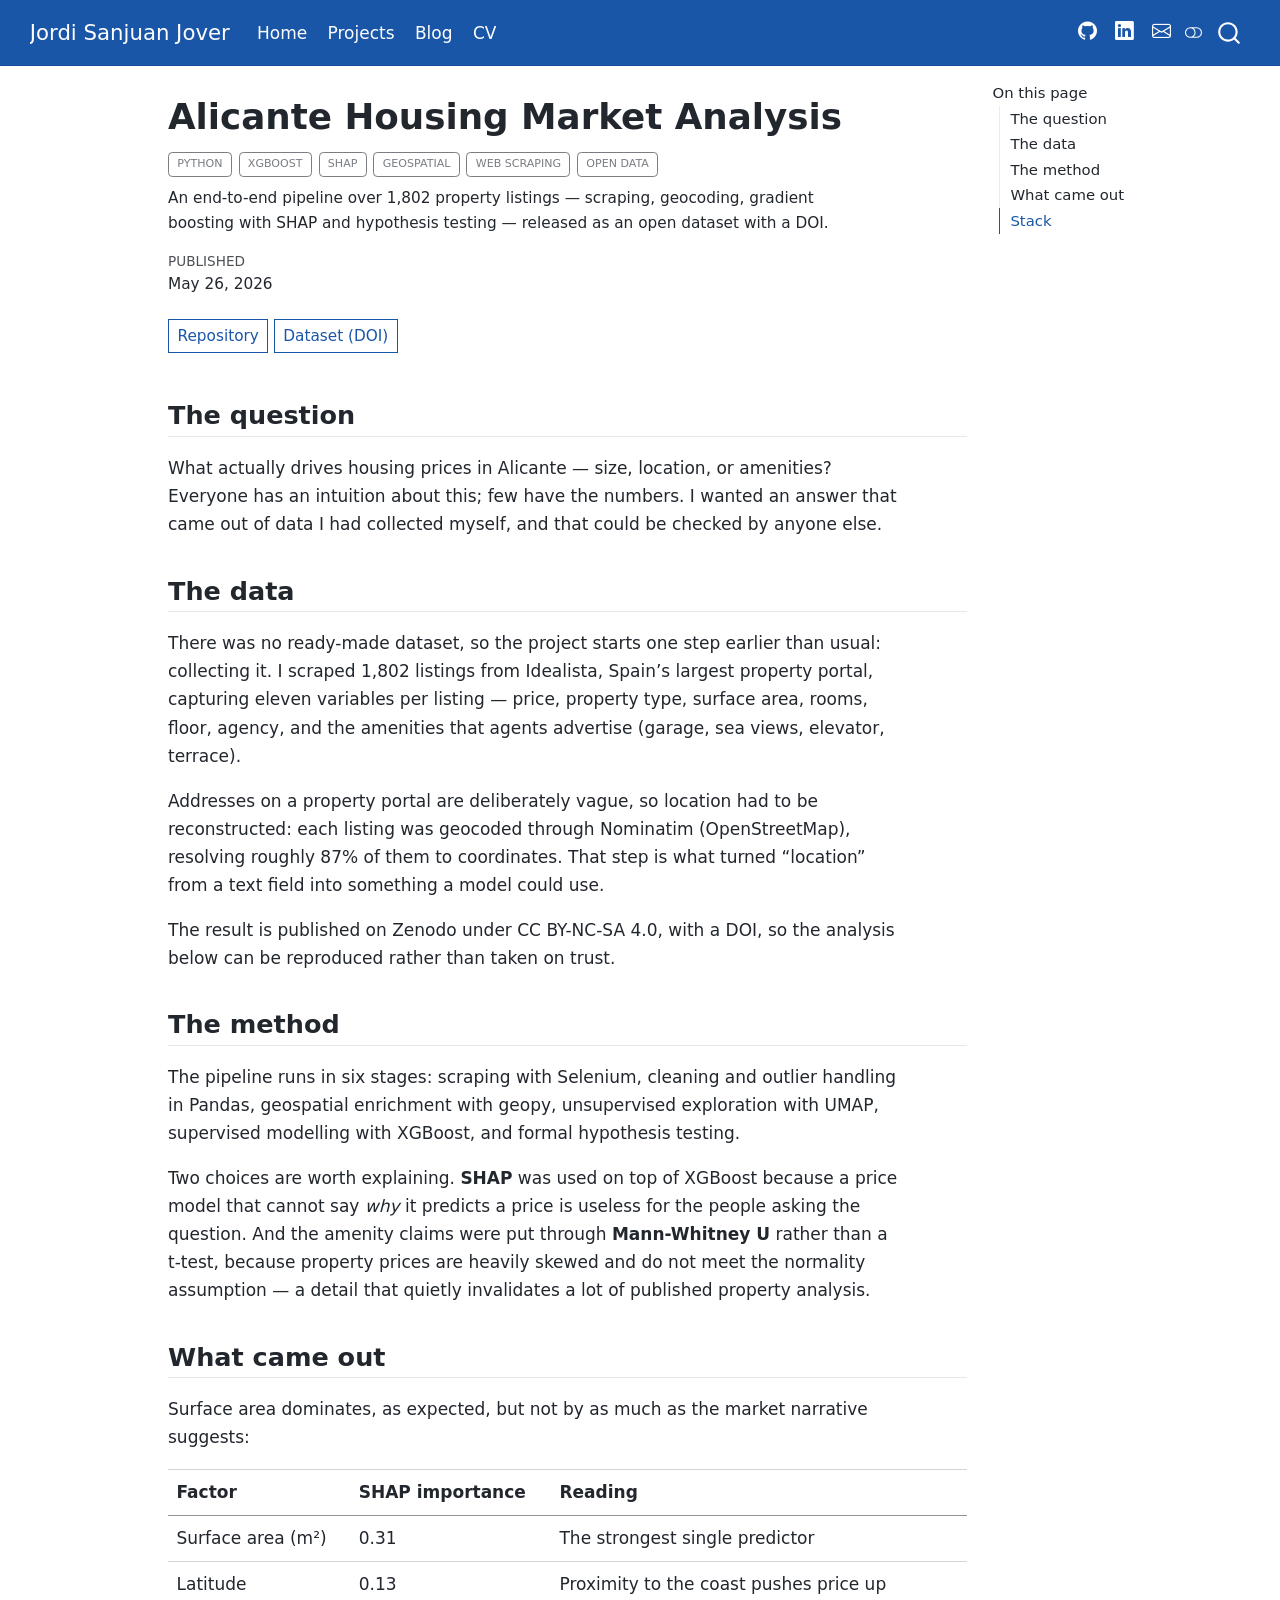
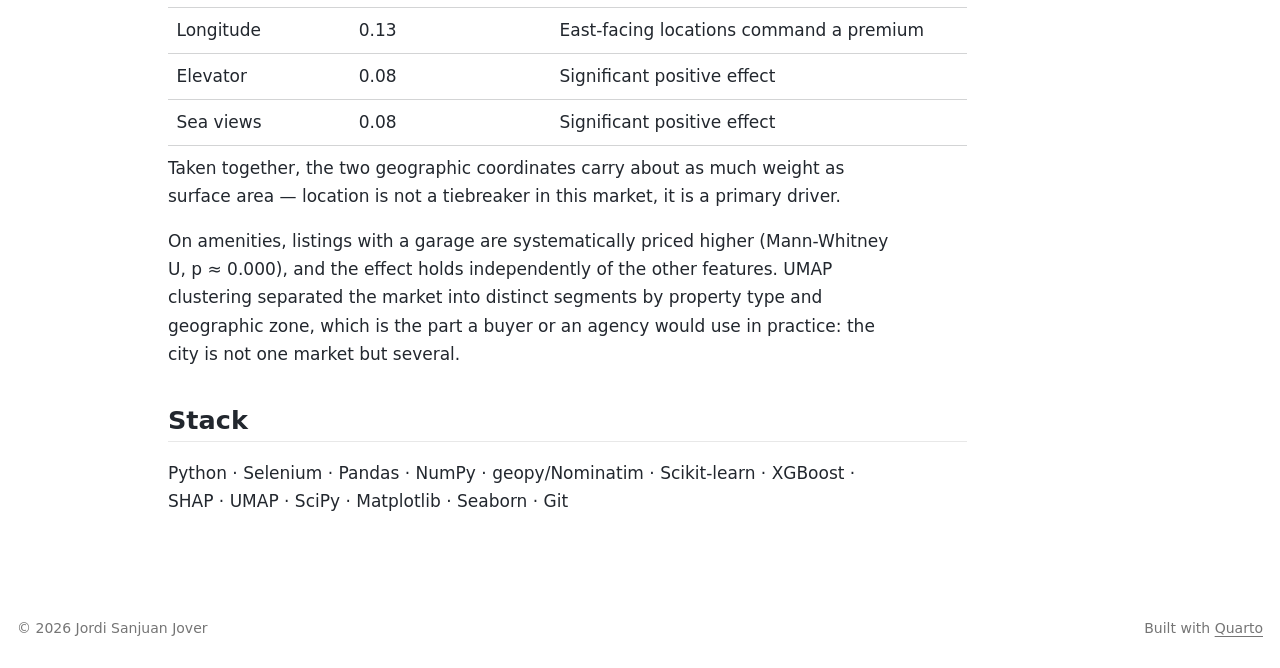
<file: projects/alicante-housing/index.html>
<!DOCTYPE html>
<html xmlns="http://www.w3.org/1999/xhtml" lang="en" xml:lang="en"><head>

<meta charset="utf-8">
<meta name="generator" content="quarto-1.10.18">

<meta name="viewport" content="width=device-width, initial-scale=1.0, user-scalable=yes">

<meta name="dcterms.date" content="2026-05-26">
<meta name="description" content="An end-to-end pipeline over 1,802 property listings — scraping, geocoding, gradient boosting with SHAP and hypothesis testing — released as an open dataset with a DOI.">

<title>Alicante Housing Market Analysis – Jordi Sanjuan Jover</title>
<style>
/* Default styles provided by pandoc.
** See https://pandoc.org/MANUAL.html#variables-for-html for config info.
*/
span.smallcaps{font-variant: small-caps;}
div.columns{display: flex; gap: 1.5em;}
div.column{flex: auto;}
@media screen {
div.columns{gap: min(4vw, 1.5em);}
div.column{overflow-x: auto;}
}
div.hanging-indent{margin-left: 1.5em; text-indent: -1.5em;}
ul.task-list{list-style: none;}
ul.task-list li input[type="checkbox"] {
  width: 0.8em;
  margin: 0 0.8em 0.2em -1em; /* quarto-specific, see https://github.com/quarto-dev/quarto-cli/issues/4556 */ 
  vertical-align: middle;
}
</style>


<script src="../../site_libs/quarto-nav/quarto-nav.js"></script>
<script src="../../site_libs/quarto-nav/headroom.min.js"></script>
<script src="../../site_libs/clipboard/clipboard.min.js"></script>
<script src="../../site_libs/quarto-search/autocomplete.umd.js"></script>
<script src="../../site_libs/quarto-search/fuse.min.js"></script>
<script src="../../site_libs/quarto-search/quarto-search.js"></script>
<meta name="quarto:offset" content="../../">
<link href="../../assets/favicon.svg" rel="icon" type="image/svg+xml">
<script src="../../site_libs/quarto-html/quarto.js" type="module"></script>
<script src="../../site_libs/quarto-html/tabsets/tabsets.js" type="module"></script>
<script src="../../site_libs/quarto-html/popper.min.js"></script>
<script src="../../site_libs/quarto-html/tippy.umd.min.js"></script>
<script src="../../site_libs/quarto-html/anchor.min.js"></script>
<link href="../../site_libs/quarto-html/tippy.css" rel="stylesheet">
<link href="../../site_libs/quarto-html/quarto-syntax-highlighting-6100f576c6ff45d40df84f0149fd469e.css" rel="stylesheet" class="quarto-color-scheme" id="quarto-text-highlighting-styles">
<link href="../../site_libs/quarto-html/quarto-syntax-highlighting-dark-b71f2465cbf754f13336395609c7d51d.css" rel="stylesheet" class="quarto-color-scheme quarto-color-alternate" id="quarto-text-highlighting-styles">
<link href="../../site_libs/quarto-html/quarto-syntax-highlighting-6100f576c6ff45d40df84f0149fd469e.css" rel="stylesheet" class="quarto-color-scheme-extra" id="quarto-text-highlighting-styles">
<script src="../../site_libs/bootstrap/bootstrap.min.js"></script>
<link href="../../site_libs/bootstrap/bootstrap-icons.css" rel="stylesheet">
<link href="../../site_libs/bootstrap/bootstrap-faf786279c116c292b9201c8dc44c444.min.css" rel="stylesheet" append-hash="true" class="quarto-color-scheme" id="quarto-bootstrap" data-mode="light">
<link href="../../site_libs/bootstrap/bootstrap-dark-16f8438f46842d5358c4a38e162740c3.min.css" rel="stylesheet" append-hash="true" class="quarto-color-scheme quarto-color-alternate" id="quarto-bootstrap" data-mode="dark">
<link href="../../site_libs/bootstrap/bootstrap-faf786279c116c292b9201c8dc44c444.min.css" rel="stylesheet" append-hash="true" class="quarto-color-scheme-extra" id="quarto-bootstrap" data-mode="light">
<script id="quarto-search-options" type="application/json">{
  "location": "navbar",
  "copy-button": false,
  "collapse-after": 3,
  "panel-placement": "end",
  "type": "overlay",
  "limit": 50,
  "keyboard-shortcut": [
    "f",
    "/",
    "s"
  ],
  "show-item-context": false,
  "language": {
    "search-no-results-text": "No results",
    "search-matching-documents-text": "matching documents",
    "search-copy-link-title": "Copy link to search",
    "search-hide-matches-text": "Hide additional matches",
    "search-more-match-text": "more match in this document",
    "search-more-matches-text": "more matches in this document",
    "search-clear-button-title": "Clear",
    "search-text-placeholder": "",
    "search-detached-cancel-button-title": "Cancel",
    "search-submit-button-title": "Submit",
    "search-label": "Search"
  }
}</script>


<meta property="og:title" content="Alicante Housing Market Analysis – Jordi Sanjuan Jover">
<meta property="og:description" content="An end-to-end pipeline over 1,802 property listings — scraping, geocoding, gradient boosting with SHAP and hypothesis testing — released as an open dataset with a DOI.">
<meta property="og:site_name" content="Jordi Sanjuan Jover">
<meta name="twitter:title" content="Alicante Housing Market Analysis – Jordi Sanjuan Jover">
<meta name="twitter:description" content="An end-to-end pipeline over 1,802 property listings — scraping, geocoding, gradient boosting with SHAP and hypothesis testing — released as an open dataset with a DOI.">
<meta name="twitter:card" content="summary">
</head>

<body class="nav-fixed quarto-light"><script id="quarto-html-before-body" type="application/javascript">
    const toggleBodyColorMode = (bsSheetEl) => {
      const mode = bsSheetEl.getAttribute("data-mode");
      const bodyEl = window.document.querySelector("body");
      if (mode === "dark") {
        bodyEl.classList.add("quarto-dark");
        bodyEl.classList.remove("quarto-light");
      } else {
        bodyEl.classList.add("quarto-light");
        bodyEl.classList.remove("quarto-dark");
      }
    }
    const toggleBodyColorPrimary = () => {
      const bsSheetEl = window.document.querySelector("link#quarto-bootstrap:not([rel=disabled-stylesheet])");
      if (bsSheetEl) {
        toggleBodyColorMode(bsSheetEl);
      }
    }
    const setColorSchemeToggle = (alternate) => {
      const toggles = window.document.querySelectorAll('.quarto-color-scheme-toggle');
      for (let i=0; i < toggles.length; i++) {
        const toggle = toggles[i];
        if (toggle) {
          if (alternate) {
            toggle.classList.add("alternate");
          } else {
            toggle.classList.remove("alternate");
          }
        }
      }
    };
    const toggleColorMode = (alternate) => {
      // Switch the stylesheets
      const primaryStylesheets = window.document.querySelectorAll('link.quarto-color-scheme:not(.quarto-color-alternate)');
      const alternateStylesheets = window.document.querySelectorAll('link.quarto-color-scheme.quarto-color-alternate');
      manageTransitions('#quarto-margin-sidebar .nav-link', false);
      if (alternate) {
        // note: dark is layered on light, we don't disable primary!
        enableStylesheet(alternateStylesheets);
        for (const sheetNode of alternateStylesheets) {
          if (sheetNode.id === "quarto-bootstrap") {
            toggleBodyColorMode(sheetNode);
          }
        }
      } else {
        disableStylesheet(alternateStylesheets);
        enableStylesheet(primaryStylesheets)
        toggleBodyColorPrimary();
      }
      manageTransitions('#quarto-margin-sidebar .nav-link', true);
      // Switch the toggles
      setColorSchemeToggle(alternate)
      // Hack to workaround the fact that safari doesn't
      // properly recolor the scrollbar when toggling (#1455)
      if (navigator.userAgent.indexOf('Safari') > 0 && navigator.userAgent.indexOf('Chrome') == -1) {
        manageTransitions("body", false);
        window.scrollTo(0, 1);
        setTimeout(() => {
          window.scrollTo(0, 0);
          manageTransitions("body", true);
        }, 40);
      }
    }
    const disableStylesheet = (stylesheets) => {
      for (let i=0; i < stylesheets.length; i++) {
        const stylesheet = stylesheets[i];
        stylesheet.rel = 'disabled-stylesheet';
      }
    }
    const enableStylesheet = (stylesheets) => {
      for (let i=0; i < stylesheets.length; i++) {
        const stylesheet = stylesheets[i];
        if(stylesheet.rel !== 'stylesheet') { // for Chrome, which will still FOUC without this check
          stylesheet.rel = 'stylesheet';
        }
      }
    }
    const manageTransitions = (selector, allowTransitions) => {
      const els = window.document.querySelectorAll(selector);
      for (let i=0; i < els.length; i++) {
        const el = els[i];
        if (allowTransitions) {
          el.classList.remove('notransition');
        } else {
          el.classList.add('notransition');
        }
      }
    }
    const isFileUrl = () => {
      return window.location.protocol === 'file:';
    }
    const hasAlternateSentinel = () => {
      let styleSentinel = getColorSchemeSentinel();
      if (styleSentinel !== null) {
        return styleSentinel === "alternate";
      } else {
        return false;
      }
    }
    const setStyleSentinel = (alternate) => {
      const value = alternate ? "alternate" : "default";
      if (!isFileUrl()) {
        window.localStorage.setItem("quarto-color-scheme", value);
      } else {
        localAlternateSentinel = value;
      }
    }
    const getColorSchemeSentinel = () => {
      if (!isFileUrl()) {
        const storageValue = window.localStorage.getItem("quarto-color-scheme");
        return storageValue != null ? storageValue : localAlternateSentinel;
      } else {
        return localAlternateSentinel;
      }
    }
    const toggleGiscusIfUsed = (isAlternate, darkModeDefault) => {
      const baseTheme = document.querySelector('#giscus-base-theme')?.value ?? 'light';
      const alternateTheme = document.querySelector('#giscus-alt-theme')?.value ?? 'dark';
      let newTheme = '';
      if(authorPrefersDark) {
        newTheme = isAlternate ? baseTheme : alternateTheme;
      } else {
        newTheme = isAlternate ? alternateTheme : baseTheme;
      }
      const changeGiscusTheme = () => {
        // From: https://github.com/giscus/giscus/issues/336
        const sendMessage = (message) => {
          const iframe = document.querySelector('iframe.giscus-frame');
          if (!iframe) return;
          iframe.contentWindow.postMessage({ giscus: message }, 'https://giscus.app');
        }
        sendMessage({
          setConfig: {
            theme: newTheme
          }
        });
      }
      const isGiscussLoaded = window.document.querySelector('iframe.giscus-frame') !== null;
      if (isGiscussLoaded) {
        changeGiscusTheme();
      }
    };
    const authorPrefersDark = false;
    const darkModeDefault = authorPrefersDark;
      document.querySelector('link#quarto-text-highlighting-styles.quarto-color-scheme-extra').rel = 'disabled-stylesheet';
      document.querySelector('link#quarto-bootstrap.quarto-color-scheme-extra').rel = 'disabled-stylesheet';
    let localAlternateSentinel = darkModeDefault ? 'alternate' : 'default';
    // Dark / light mode switch
    window.quartoToggleColorScheme = () => {
      // Read the current dark / light value
      let toAlternate = !hasAlternateSentinel();
      toggleColorMode(toAlternate);
      setStyleSentinel(toAlternate);
      toggleGiscusIfUsed(toAlternate, darkModeDefault);
      window.dispatchEvent(new Event('resize'));
    };
    // Switch to dark mode if need be
    if (hasAlternateSentinel()) {
      toggleColorMode(true);
    } else {
      toggleColorMode(false);
    }
  </script>

<div id="quarto-search-results"></div>
  <header id="quarto-header" class="headroom fixed-top">
    <nav class="navbar navbar-expand-lg " data-bs-theme="dark">
      <div class="navbar-container container-fluid">
      <div class="navbar-brand-container mx-auto">
    <a class="navbar-brand" href="../../index.html">
    <span class="navbar-title">Jordi Sanjuan Jover</span>
    </a>
  </div>
            <div id="quarto-search" class="" title="Search"></div>
          <button class="navbar-toggler" type="button" data-bs-toggle="collapse" data-bs-target="#navbarCollapse" aria-controls="navbarCollapse" role="menu" aria-expanded="false" aria-label="Toggle navigation" onclick="if (window.quartoToggleHeadroom) { window.quartoToggleHeadroom(); }">
  <span class="navbar-toggler-icon"></span>
</button>
          <div class="collapse navbar-collapse" id="navbarCollapse">
            <ul class="navbar-nav navbar-nav-scroll me-auto">
  <li class="nav-item">
    <a class="nav-link" href="../../index.html"> 
<span class="menu-text">Home</span></a>
  </li>  
  <li class="nav-item">
    <a class="nav-link" href="../../projects/index.html"> 
<span class="menu-text">Projects</span></a>
  </li>  
  <li class="nav-item">
    <a class="nav-link" href="../../blog/index.html"> 
<span class="menu-text">Blog</span></a>
  </li>  
  <li class="nav-item">
    <a class="nav-link" href="../../cv.html"> 
<span class="menu-text">CV</span></a>
  </li>  
</ul>
            <ul class="navbar-nav navbar-nav-scroll ms-auto">
  <li class="nav-item compact">
    <a class="nav-link" href="https://github.com/jsanjuanjover"> <i class="bi bi-github" role="img" aria-label="GitHub">
</i> 
<span class="menu-text"></span></a>
  </li>  
  <li class="nav-item compact">
    <a class="nav-link" href="https://www.linkedin.com/in/jsanjuanj"> <i class="bi bi-linkedin" role="img" aria-label="LinkedIn">
</i> 
<span class="menu-text"></span></a>
  </li>  
  <li class="nav-item compact">
    <a class="nav-link" href="mailto:j.sanjuanjover@gmail.com"> <i class="bi bi-envelope" role="img" aria-label="Email">
</i> 
<span class="menu-text"></span></a>
  </li>  
</ul>
          </div> <!-- /navcollapse -->
            <div class="quarto-navbar-tools">
  <a href="" class="quarto-color-scheme-toggle quarto-navigation-tool  px-1" onclick="window.quartoToggleColorScheme(); return false;" title="Toggle dark mode"><i class="bi"></i></a>
</div>
      </div> <!-- /container-fluid -->
    </nav>
</header>
<!-- content -->
<div id="quarto-content" class="quarto-container page-columns page-rows-contents page-layout-article page-navbar">
<!-- sidebar -->
<!-- margin-sidebar -->
    <div id="quarto-margin-sidebar" class="sidebar margin-sidebar">
        <nav id="TOC" role="doc-toc" class="toc-active">
    <h2 id="toc-title">On this page</h2>
   
  <ul>
  <li><a href="#the-question" id="toc-the-question" class="nav-link active" data-scroll-target="#the-question">The question</a></li>
  <li><a href="#the-data" id="toc-the-data" class="nav-link" data-scroll-target="#the-data">The data</a></li>
  <li><a href="#the-method" id="toc-the-method" class="nav-link" data-scroll-target="#the-method">The method</a></li>
  <li><a href="#what-came-out" id="toc-what-came-out" class="nav-link" data-scroll-target="#what-came-out">What came out</a></li>
  <li><a href="#stack" id="toc-stack" class="nav-link" data-scroll-target="#stack">Stack</a></li>
  </ul>
</nav>
    </div>
<!-- main -->
<main class="content" id="quarto-document-content">


<header id="title-block-header" class="quarto-title-block default">
<div class="quarto-title">
<h1 class="title">Alicante Housing Market Analysis</h1>
  <div class="quarto-categories">
    <div class="quarto-category">Python</div>
    <div class="quarto-category">XGBoost</div>
    <div class="quarto-category">SHAP</div>
    <div class="quarto-category">Geospatial</div>
    <div class="quarto-category">Web scraping</div>
    <div class="quarto-category">Open data</div>
  </div>
  </div>

<div>
  <div class="description">
    <p>An end-to-end pipeline over 1,802 property listings — scraping, geocoding, gradient boosting with SHAP and hypothesis testing — released as an open dataset with a DOI.</p>
  </div>
</div>


<div class="quarto-title-meta">

    
    <div>
    <div class="quarto-title-meta-heading">Published</div>
    <div class="quarto-title-meta-contents">
      <p class="date">May 26, 2026</p>
    </div>
  </div>
  
    
  </div>
  


</header>


<div class="project-links">
<p><a href="https://github.com/jsanjuanjover/alicante-housing-market-analysis" class="btn btn-outline-primary btn-sm">Repository</a> <a href="https://doi.org/10.5281/zenodo.17583274" class="btn btn-outline-primary btn-sm">Dataset (DOI)</a></p>
</div>
<section id="the-question" class="level2">
<h2 class="anchored" data-anchor-id="the-question">The question</h2>
<p>What actually drives housing prices in Alicante — size, location, or amenities? Everyone has an intuition about this; few have the numbers. I wanted an answer that came out of data I had collected myself, and that could be checked by anyone else.</p>
</section>
<section id="the-data" class="level2">
<h2 class="anchored" data-anchor-id="the-data">The data</h2>
<p>There was no ready-made dataset, so the project starts one step earlier than usual: collecting it. I scraped 1,802 listings from Idealista, Spain’s largest property portal, capturing eleven variables per listing — price, property type, surface area, rooms, floor, agency, and the amenities that agents advertise (garage, sea views, elevator, terrace).</p>
<p>Addresses on a property portal are deliberately vague, so location had to be reconstructed: each listing was geocoded through Nominatim (OpenStreetMap), resolving roughly 87% of them to coordinates. That step is what turned “location” from a text field into something a model could use.</p>
<p>The result is published on Zenodo under CC BY-NC-SA 4.0, with a DOI, so the analysis below can be reproduced rather than taken on trust.</p>
</section>
<section id="the-method" class="level2">
<h2 class="anchored" data-anchor-id="the-method">The method</h2>
<p>The pipeline runs in six stages: scraping with Selenium, cleaning and outlier handling in Pandas, geospatial enrichment with geopy, unsupervised exploration with UMAP, supervised modelling with XGBoost, and formal hypothesis testing.</p>
<p>Two choices are worth explaining. <strong>SHAP</strong> was used on top of XGBoost because a price model that cannot say <em>why</em> it predicts a price is useless for the people asking the question. And the amenity claims were put through <strong>Mann-Whitney U</strong> rather than a t-test, because property prices are heavily skewed and do not meet the normality assumption — a detail that quietly invalidates a lot of published property analysis.</p>
</section>
<section id="what-came-out" class="level2">
<h2 class="anchored" data-anchor-id="what-came-out">What came out</h2>
<p>Surface area dominates, as expected, but not by as much as the market narrative suggests:</p>
<table class="caption-top table">
<thead>
<tr class="header">
<th>Factor</th>
<th>SHAP importance</th>
<th>Reading</th>
</tr>
</thead>
<tbody>
<tr class="odd">
<td>Surface area (m²)</td>
<td>0.31</td>
<td>The strongest single predictor</td>
</tr>
<tr class="even">
<td>Latitude</td>
<td>0.13</td>
<td>Proximity to the coast pushes price up</td>
</tr>
<tr class="odd">
<td>Longitude</td>
<td>0.13</td>
<td>East-facing locations command a premium</td>
</tr>
<tr class="even">
<td>Elevator</td>
<td>0.08</td>
<td>Significant positive effect</td>
</tr>
<tr class="odd">
<td>Sea views</td>
<td>0.08</td>
<td>Significant positive effect</td>
</tr>
</tbody>
</table>
<p>Taken together, the two geographic coordinates carry about as much weight as surface area — location is not a tiebreaker in this market, it is a primary driver.</p>
<p>On amenities, listings with a garage are systematically priced higher (Mann-Whitney U, p ≈ 0.000), and the effect holds independently of the other features. UMAP clustering separated the market into distinct segments by property type and geographic zone, which is the part a buyer or an agency would use in practice: the city is not one market but several.</p>
</section>
<section id="stack" class="level2">
<h2 class="anchored" data-anchor-id="stack">Stack</h2>
<p>Python · Selenium · Pandas · NumPy · geopy/Nominatim · Scikit-learn · XGBoost · SHAP · UMAP · SciPy · Matplotlib · Seaborn · Git</p>


</section>

</main> <!-- /main -->
<script id="quarto-html-after-body" type="application/javascript">
  window.document.addEventListener("DOMContentLoaded", function (event) {
    // Ensure there is a toggle, if there isn't float one in the top right
    if (window.document.querySelector('.quarto-color-scheme-toggle') === null) {
      const a = window.document.createElement('a');
      a.classList.add('top-right');
      a.classList.add('quarto-color-scheme-toggle');
      a.href = "";
      a.onclick = function() { try { window.quartoToggleColorScheme(); } catch {} return false; };
      const i = window.document.createElement("i");
      i.classList.add('bi');
      a.appendChild(i);
      window.document.body.appendChild(a);
    }
    setColorSchemeToggle(hasAlternateSentinel())
    const icon = "";
    const anchorJS = new window.AnchorJS();
    anchorJS.options = {
      placement: 'right',
      icon: icon
    };
    anchorJS.add('.anchored');
    const isCodeAnnotation = (el) => {
      for (const clz of el.classList) {
        if (clz.startsWith('code-annotation-')) {                     
          return true;
        }
      }
      return false;
    }
    const onCopySuccess = function(e) {
      // button target
      const button = e.trigger;
      // don't keep focus
      button.blur();
      // flash "checked"
      button.classList.add('code-copy-button-checked');
      var currentTitle = button.getAttribute("title");
      button.setAttribute("title", "Copied!");
      let tooltip;
      if (window.bootstrap) {
        button.setAttribute("data-bs-toggle", "tooltip");
        button.setAttribute("data-bs-placement", "left");
        button.setAttribute("data-bs-title", "Copied!");
        tooltip = new bootstrap.Tooltip(button, 
          { trigger: "manual", 
            customClass: "code-copy-button-tooltip",
            offset: [0, -8]});
        tooltip.show();    
      }
      setTimeout(function() {
        if (tooltip) {
          tooltip.hide();
          button.removeAttribute("data-bs-title");
          button.removeAttribute("data-bs-toggle");
          button.removeAttribute("data-bs-placement");
        }
        button.setAttribute("title", currentTitle);
        button.classList.remove('code-copy-button-checked');
      }, 1000);
      // clear code selection
      e.clearSelection();
    }
    const getTextToCopy = function(trigger) {
      const outerScaffold = trigger.parentElement.cloneNode(true);
      const codeEl = outerScaffold.querySelector('code');
      for (const childEl of codeEl.children) {
        if (isCodeAnnotation(childEl)) {
          childEl.remove();
        }
      }
      return codeEl.innerText;
    }
    const clipboard = new window.ClipboardJS('.code-copy-button:not([data-in-quarto-modal])', {
      text: getTextToCopy
    });
    clipboard.on('success', onCopySuccess);
    if (window.document.getElementById('quarto-embedded-source-code-modal')) {
      const clipboardModal = new window.ClipboardJS('.code-copy-button[data-in-quarto-modal]', {
        text: getTextToCopy,
        container: window.document.getElementById('quarto-embedded-source-code-modal')
      });
      clipboardModal.on('success', onCopySuccess);
    }
      var localhostRegex = new RegExp(/^(?:http|https):\/\/localhost\:?[0-9]*\//);
      var mailtoRegex = new RegExp(/^mailto:/);
        var filterRegex = new RegExp("https:\/\/jsanjuanjover\.github\.io");
      var isInternal = (href) => {
          return filterRegex.test(href) || localhostRegex.test(href) || mailtoRegex.test(href);
      }
      // Inspect non-navigation links and adorn them if external
     var links = window.document.querySelectorAll('a[href]:not(.nav-link):not(.navbar-brand):not(.toc-action):not(.sidebar-link):not(.sidebar-item-toggle):not(.pagination-link):not(.no-external):not([aria-hidden]):not(.dropdown-item):not(.quarto-navigation-tool):not(.about-link)');
      for (var i=0; i<links.length; i++) {
        const link = links[i];
        if (!isInternal(link.href)) {
          // undo the damage that might have been done by quarto-nav.js in the case of
          // links that we want to consider external
          if (link.dataset.originalHref !== undefined) {
            link.href = link.dataset.originalHref;
          }
            // target, if specified
            link.setAttribute("target", "_blank");
            if (link.getAttribute("rel") === null) {
              link.setAttribute("rel", "noopener");
            }
        }
      }
    function tippyHover(el, contentFn, onTriggerFn, onUntriggerFn) {
      const config = {
        allowHTML: true,
        maxWidth: 500,
        delay: 100,
        arrow: false,
        appendTo: function(el) {
            return el.parentElement;
        },
        interactive: true,
        interactiveBorder: 10,
        theme: 'quarto',
        placement: 'bottom-start',
      };
      if (contentFn) {
        config.content = contentFn;
      }
      if (onTriggerFn) {
        config.onTrigger = onTriggerFn;
      }
      if (onUntriggerFn) {
        config.onUntrigger = onUntriggerFn;
      }
      window.tippy(el, config); 
    }
    const noterefs = window.document.querySelectorAll('a[role="doc-noteref"]');
    for (var i=0; i<noterefs.length; i++) {
      const ref = noterefs[i];
      tippyHover(ref, function() {
        // use id or data attribute instead here
        let href = ref.getAttribute('data-footnote-href') || ref.getAttribute('href');
        try { href = new URL(href).hash; } catch {}
        const id = href.replace(/^#\/?/, "");
        const note = window.document.getElementById(id);
        if (note) {
          return note.innerHTML;
        } else {
          return "";
        }
      });
    }
    const xrefs = window.document.querySelectorAll('a.quarto-xref');
    const processXRef = (id, note) => {
      // Strip column container classes
      const stripColumnClz = (el) => {
        el.classList.remove("page-full", "page-columns");
        if (el.children) {
          for (const child of el.children) {
            stripColumnClz(child);
          }
        }
      }
      stripColumnClz(note)
      if (id === null || id.startsWith('sec-')) {
        // Special case sections, only their first couple elements
        const container = document.createElement("div");
        if (note.children && note.children.length > 2) {
          container.appendChild(note.children[0].cloneNode(true));
          for (let i = 1; i < note.children.length; i++) {
            const child = note.children[i];
            if (child.tagName === "P" && child.innerText === "") {
              continue;
            } else {
              container.appendChild(child.cloneNode(true));
              break;
            }
          }
          if (window.Quarto?.typesetMath) {
            window.Quarto.typesetMath(container);
          }
          return container.innerHTML
        } else {
          if (window.Quarto?.typesetMath) {
            window.Quarto.typesetMath(note);
          }
          return note.innerHTML;
        }
      } else {
        // Remove any anchor links if they are present
        const anchorLink = note.querySelector('a.anchorjs-link');
        if (anchorLink) {
          anchorLink.remove();
        }
        if (window.Quarto?.typesetMath) {
          window.Quarto.typesetMath(note);
        }
        if (note.classList.contains("callout")) {
          return note.outerHTML;
        } else {
          return note.innerHTML;
        }
      }
    }
    for (var i=0; i<xrefs.length; i++) {
      const xref = xrefs[i];
      tippyHover(xref, undefined, function(instance) {
        instance.disable();
        let url = xref.getAttribute('href');
        let hash = undefined; 
        if (url.startsWith('#')) {
          hash = url;
        } else {
          try { hash = new URL(url).hash; } catch {}
        }
        if (hash) {
          const id = hash.replace(/^#\/?/, "");
          const note = window.document.getElementById(id);
          if (note !== null) {
            try {
              const html = processXRef(id, note.cloneNode(true));
              instance.setContent(html);
            } finally {
              instance.enable();
              instance.show();
            }
          } else {
            // See if we can fetch this
            fetch(url.split('#')[0])
            .then(res => res.text())
            .then(html => {
              const parser = new DOMParser();
              const htmlDoc = parser.parseFromString(html, "text/html");
              const note = htmlDoc.getElementById(id);
              if (note !== null) {
                const html = processXRef(id, note);
                instance.setContent(html);
              } 
            }).finally(() => {
              instance.enable();
              instance.show();
            });
          }
        } else {
          // See if we can fetch a full url (with no hash to target)
          // This is a special case and we should probably do some content thinning / targeting
          fetch(url)
          .then(res => res.text())
          .then(html => {
            const parser = new DOMParser();
            const htmlDoc = parser.parseFromString(html, "text/html");
            const note = htmlDoc.querySelector('main.content');
            if (note !== null) {
              // This should only happen for chapter cross references
              // (since there is no id in the URL)
              // remove the first header
              if (note.children.length > 0 && note.children[0].tagName === "HEADER") {
                note.children[0].remove();
              }
              const html = processXRef(null, note);
              instance.setContent(html);
            } 
          }).finally(() => {
            instance.enable();
            instance.show();
          });
        }
      }, function(instance) {
      });
    }
        let selectedAnnoteEl;
        const selectorForAnnotation = ( cell, annotation) => {
          let cellAttr = 'data-code-cell="' + cell + '"';
          let lineAttr = 'data-code-annotation="' +  annotation + '"';
          const selector = 'span[' + cellAttr + '][' + lineAttr + ']';
          return selector;
        }
        const selectCodeLines = (annoteEl) => {
          const doc = window.document;
          const targetCell = annoteEl.getAttribute("data-target-cell");
          const targetAnnotation = annoteEl.getAttribute("data-target-annotation");
          const annoteSpan = window.document.querySelector(selectorForAnnotation(targetCell, targetAnnotation));
          const lines = annoteSpan.getAttribute("data-code-lines").split(",");
          const lineIds = lines.map((line) => {
            return targetCell + "-" + line;
          })
          let top = null;
          let height = null;
          let parent = null;
          if (lineIds.length > 0) {
              //compute the position of the single el (top and bottom and make a div)
              const el = window.document.getElementById(lineIds[0]);
              top = el.offsetTop;
              height = el.offsetHeight;
              parent = el.parentElement.parentElement;
            if (lineIds.length > 1) {
              const lastEl = window.document.getElementById(lineIds[lineIds.length - 1]);
              const bottom = lastEl.offsetTop + lastEl.offsetHeight;
              height = bottom - top;
            }
            if (top !== null && height !== null && parent !== null) {
              // cook up a div (if necessary) and position it 
              let div = window.document.getElementById("code-annotation-line-highlight");
              if (div === null) {
                div = window.document.createElement("div");
                div.setAttribute("id", "code-annotation-line-highlight");
                div.style.position = 'absolute';
                parent.appendChild(div);
              }
              div.style.top = top - 2 + "px";
              div.style.height = height + 4 + "px";
              div.style.left = 0;
              let gutterDiv = window.document.getElementById("code-annotation-line-highlight-gutter");
              if (gutterDiv === null) {
                gutterDiv = window.document.createElement("div");
                gutterDiv.setAttribute("id", "code-annotation-line-highlight-gutter");
                gutterDiv.style.position = 'absolute';
                const codeCell = window.document.getElementById(targetCell);
                const gutter = codeCell.querySelector('.code-annotation-gutter');
                gutter.appendChild(gutterDiv);
              }
              gutterDiv.style.top = top - 2 + "px";
              gutterDiv.style.height = height + 4 + "px";
            }
            selectedAnnoteEl = annoteEl;
          }
        };
        const unselectCodeLines = () => {
          const elementsIds = ["code-annotation-line-highlight", "code-annotation-line-highlight-gutter"];
          elementsIds.forEach((elId) => {
            const div = window.document.getElementById(elId);
            if (div) {
              div.remove();
            }
          });
          selectedAnnoteEl = undefined;
        };
          // Handle positioning of the toggle
      window.addEventListener(
        "resize",
        throttle(() => {
          elRect = undefined;
          if (selectedAnnoteEl) {
            selectCodeLines(selectedAnnoteEl);
          }
        }, 10)
      );
      function throttle(fn, ms) {
      let throttle = false;
      let timer;
        return (...args) => {
          if(!throttle) { // first call gets through
              fn.apply(this, args);
              throttle = true;
          } else { // all the others get throttled
              if(timer) clearTimeout(timer); // cancel #2
              timer = setTimeout(() => {
                fn.apply(this, args);
                timer = throttle = false;
              }, ms);
          }
        };
      }
        // Attach click handler to the DT
        const annoteDls = window.document.querySelectorAll('dt[data-target-cell]');
        for (const annoteDlNode of annoteDls) {
          annoteDlNode.addEventListener('click', (event) => {
            const clickedEl = event.target;
            if (clickedEl !== selectedAnnoteEl) {
              unselectCodeLines();
              const activeEl = window.document.querySelector('dt[data-target-cell].code-annotation-active');
              if (activeEl) {
                activeEl.classList.remove('code-annotation-active');
              }
              selectCodeLines(clickedEl);
              clickedEl.classList.add('code-annotation-active');
            } else {
              // Unselect the line
              unselectCodeLines();
              clickedEl.classList.remove('code-annotation-active');
            }
          });
        }
    const findCites = (el) => {
      const parentEl = el.parentElement;
      if (parentEl) {
        const cites = parentEl.dataset.cites;
        if (cites) {
          return {
            el,
            cites: cites.split(' ')
          };
        } else {
          return findCites(el.parentElement)
        }
      } else {
        return undefined;
      }
    };
    var bibliorefs = window.document.querySelectorAll('a[role="doc-biblioref"]');
    for (var i=0; i<bibliorefs.length; i++) {
      const ref = bibliorefs[i];
      const citeInfo = findCites(ref);
      if (citeInfo) {
        tippyHover(citeInfo.el, function() {
          var popup = window.document.createElement('div');
          citeInfo.cites.forEach(function(cite) {
            var citeDiv = window.document.createElement('div');
            citeDiv.classList.add('hanging-indent');
            citeDiv.classList.add('csl-entry');
            var biblioDiv = window.document.getElementById('ref-' + cite);
            if (biblioDiv) {
              citeDiv.innerHTML = biblioDiv.innerHTML;
            }
            popup.appendChild(citeDiv);
          });
          return popup.innerHTML;
        });
      }
    }
  });
  </script>
</div> <!-- /content -->
<footer class="footer">
  <div class="nav-footer">
    <div class="nav-footer-left">
<p>© 2026 Jordi Sanjuan Jover</p>
</div>   
    <div class="nav-footer-center">
      &nbsp;
    </div>
    <div class="nav-footer-right">
<p>Built with <a href="https://quarto.org">Quarto</a></p>
</div>
  </div>
</footer>




</body></html>
</file>
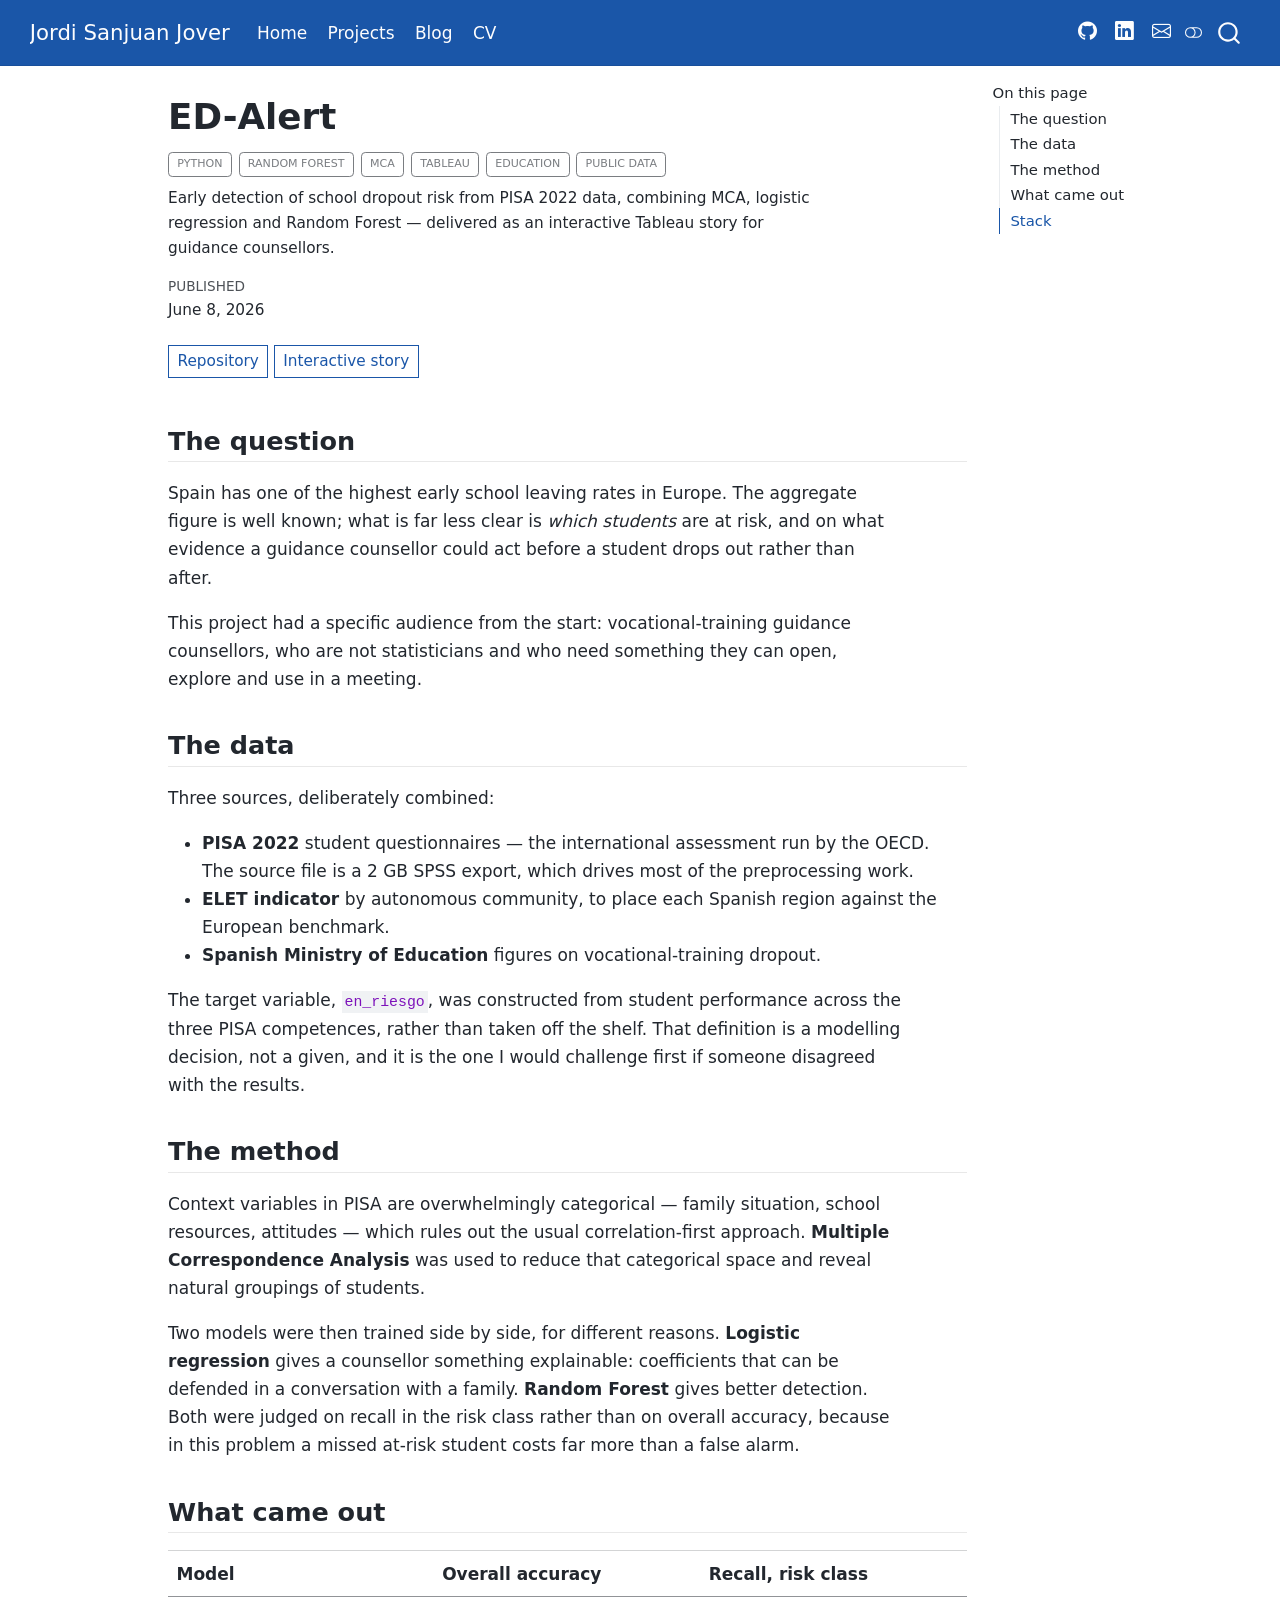
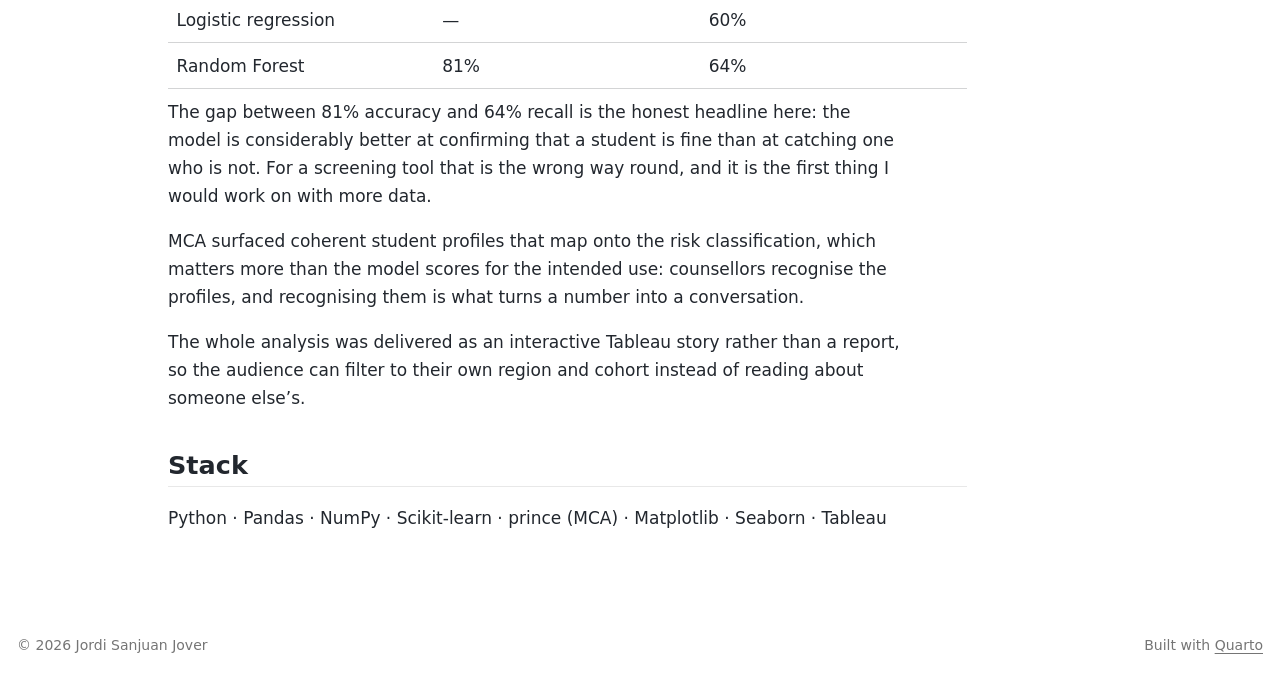
<file: projects/ed-alert/index.html>
<!DOCTYPE html>
<html xmlns="http://www.w3.org/1999/xhtml" lang="en" xml:lang="en"><head>

<meta charset="utf-8">
<meta name="generator" content="quarto-1.10.18">

<meta name="viewport" content="width=device-width, initial-scale=1.0, user-scalable=yes">

<meta name="dcterms.date" content="2026-06-08">
<meta name="description" content="Early detection of school dropout risk from PISA 2022 data, combining MCA, logistic regression and Random Forest — delivered as an interactive Tableau story for guidance counsellors.">

<title>ED-Alert – Jordi Sanjuan Jover</title>
<style>
/* Default styles provided by pandoc.
** See https://pandoc.org/MANUAL.html#variables-for-html for config info.
*/
span.smallcaps{font-variant: small-caps;}
div.columns{display: flex; gap: 1.5em;}
div.column{flex: auto;}
@media screen {
div.columns{gap: min(4vw, 1.5em);}
div.column{overflow-x: auto;}
}
div.hanging-indent{margin-left: 1.5em; text-indent: -1.5em;}
ul.task-list{list-style: none;}
ul.task-list li input[type="checkbox"] {
  width: 0.8em;
  margin: 0 0.8em 0.2em -1em; /* quarto-specific, see https://github.com/quarto-dev/quarto-cli/issues/4556 */ 
  vertical-align: middle;
}
</style>


<script src="../../site_libs/quarto-nav/quarto-nav.js"></script>
<script src="../../site_libs/quarto-nav/headroom.min.js"></script>
<script src="../../site_libs/clipboard/clipboard.min.js"></script>
<script src="../../site_libs/quarto-search/autocomplete.umd.js"></script>
<script src="../../site_libs/quarto-search/fuse.min.js"></script>
<script src="../../site_libs/quarto-search/quarto-search.js"></script>
<meta name="quarto:offset" content="../../">
<link href="../../assets/favicon.svg" rel="icon" type="image/svg+xml">
<script src="../../site_libs/quarto-html/quarto.js" type="module"></script>
<script src="../../site_libs/quarto-html/tabsets/tabsets.js" type="module"></script>
<script src="../../site_libs/quarto-html/popper.min.js"></script>
<script src="../../site_libs/quarto-html/tippy.umd.min.js"></script>
<script src="../../site_libs/quarto-html/anchor.min.js"></script>
<link href="../../site_libs/quarto-html/tippy.css" rel="stylesheet">
<link href="../../site_libs/quarto-html/quarto-syntax-highlighting-6100f576c6ff45d40df84f0149fd469e.css" rel="stylesheet" class="quarto-color-scheme" id="quarto-text-highlighting-styles">
<link href="../../site_libs/quarto-html/quarto-syntax-highlighting-dark-b71f2465cbf754f13336395609c7d51d.css" rel="stylesheet" class="quarto-color-scheme quarto-color-alternate" id="quarto-text-highlighting-styles">
<link href="../../site_libs/quarto-html/quarto-syntax-highlighting-6100f576c6ff45d40df84f0149fd469e.css" rel="stylesheet" class="quarto-color-scheme-extra" id="quarto-text-highlighting-styles">
<script src="../../site_libs/bootstrap/bootstrap.min.js"></script>
<link href="../../site_libs/bootstrap/bootstrap-icons.css" rel="stylesheet">
<link href="../../site_libs/bootstrap/bootstrap-faf786279c116c292b9201c8dc44c444.min.css" rel="stylesheet" append-hash="true" class="quarto-color-scheme" id="quarto-bootstrap" data-mode="light">
<link href="../../site_libs/bootstrap/bootstrap-dark-16f8438f46842d5358c4a38e162740c3.min.css" rel="stylesheet" append-hash="true" class="quarto-color-scheme quarto-color-alternate" id="quarto-bootstrap" data-mode="dark">
<link href="../../site_libs/bootstrap/bootstrap-faf786279c116c292b9201c8dc44c444.min.css" rel="stylesheet" append-hash="true" class="quarto-color-scheme-extra" id="quarto-bootstrap" data-mode="light">
<script id="quarto-search-options" type="application/json">{
  "location": "navbar",
  "copy-button": false,
  "collapse-after": 3,
  "panel-placement": "end",
  "type": "overlay",
  "limit": 50,
  "keyboard-shortcut": [
    "f",
    "/",
    "s"
  ],
  "show-item-context": false,
  "language": {
    "search-no-results-text": "No results",
    "search-matching-documents-text": "matching documents",
    "search-copy-link-title": "Copy link to search",
    "search-hide-matches-text": "Hide additional matches",
    "search-more-match-text": "more match in this document",
    "search-more-matches-text": "more matches in this document",
    "search-clear-button-title": "Clear",
    "search-text-placeholder": "",
    "search-detached-cancel-button-title": "Cancel",
    "search-submit-button-title": "Submit",
    "search-label": "Search"
  }
}</script>


<meta property="og:title" content="ED-Alert – Jordi Sanjuan Jover">
<meta property="og:description" content="Early detection of school dropout risk from PISA 2022 data, combining MCA, logistic regression and Random Forest — delivered as an interactive Tableau story for guidance counsellors.">
<meta property="og:site_name" content="Jordi Sanjuan Jover">
<meta name="twitter:title" content="ED-Alert – Jordi Sanjuan Jover">
<meta name="twitter:description" content="Early detection of school dropout risk from PISA 2022 data, combining MCA, logistic regression and Random Forest — delivered as an interactive Tableau story for guidance counsellors.">
<meta name="twitter:card" content="summary">
</head>

<body class="nav-fixed quarto-light"><script id="quarto-html-before-body" type="application/javascript">
    const toggleBodyColorMode = (bsSheetEl) => {
      const mode = bsSheetEl.getAttribute("data-mode");
      const bodyEl = window.document.querySelector("body");
      if (mode === "dark") {
        bodyEl.classList.add("quarto-dark");
        bodyEl.classList.remove("quarto-light");
      } else {
        bodyEl.classList.add("quarto-light");
        bodyEl.classList.remove("quarto-dark");
      }
    }
    const toggleBodyColorPrimary = () => {
      const bsSheetEl = window.document.querySelector("link#quarto-bootstrap:not([rel=disabled-stylesheet])");
      if (bsSheetEl) {
        toggleBodyColorMode(bsSheetEl);
      }
    }
    const setColorSchemeToggle = (alternate) => {
      const toggles = window.document.querySelectorAll('.quarto-color-scheme-toggle');
      for (let i=0; i < toggles.length; i++) {
        const toggle = toggles[i];
        if (toggle) {
          if (alternate) {
            toggle.classList.add("alternate");
          } else {
            toggle.classList.remove("alternate");
          }
        }
      }
    };
    const toggleColorMode = (alternate) => {
      // Switch the stylesheets
      const primaryStylesheets = window.document.querySelectorAll('link.quarto-color-scheme:not(.quarto-color-alternate)');
      const alternateStylesheets = window.document.querySelectorAll('link.quarto-color-scheme.quarto-color-alternate');
      manageTransitions('#quarto-margin-sidebar .nav-link', false);
      if (alternate) {
        // note: dark is layered on light, we don't disable primary!
        enableStylesheet(alternateStylesheets);
        for (const sheetNode of alternateStylesheets) {
          if (sheetNode.id === "quarto-bootstrap") {
            toggleBodyColorMode(sheetNode);
          }
        }
      } else {
        disableStylesheet(alternateStylesheets);
        enableStylesheet(primaryStylesheets)
        toggleBodyColorPrimary();
      }
      manageTransitions('#quarto-margin-sidebar .nav-link', true);
      // Switch the toggles
      setColorSchemeToggle(alternate)
      // Hack to workaround the fact that safari doesn't
      // properly recolor the scrollbar when toggling (#1455)
      if (navigator.userAgent.indexOf('Safari') > 0 && navigator.userAgent.indexOf('Chrome') == -1) {
        manageTransitions("body", false);
        window.scrollTo(0, 1);
        setTimeout(() => {
          window.scrollTo(0, 0);
          manageTransitions("body", true);
        }, 40);
      }
    }
    const disableStylesheet = (stylesheets) => {
      for (let i=0; i < stylesheets.length; i++) {
        const stylesheet = stylesheets[i];
        stylesheet.rel = 'disabled-stylesheet';
      }
    }
    const enableStylesheet = (stylesheets) => {
      for (let i=0; i < stylesheets.length; i++) {
        const stylesheet = stylesheets[i];
        if(stylesheet.rel !== 'stylesheet') { // for Chrome, which will still FOUC without this check
          stylesheet.rel = 'stylesheet';
        }
      }
    }
    const manageTransitions = (selector, allowTransitions) => {
      const els = window.document.querySelectorAll(selector);
      for (let i=0; i < els.length; i++) {
        const el = els[i];
        if (allowTransitions) {
          el.classList.remove('notransition');
        } else {
          el.classList.add('notransition');
        }
      }
    }
    const isFileUrl = () => {
      return window.location.protocol === 'file:';
    }
    const hasAlternateSentinel = () => {
      let styleSentinel = getColorSchemeSentinel();
      if (styleSentinel !== null) {
        return styleSentinel === "alternate";
      } else {
        return false;
      }
    }
    const setStyleSentinel = (alternate) => {
      const value = alternate ? "alternate" : "default";
      if (!isFileUrl()) {
        window.localStorage.setItem("quarto-color-scheme", value);
      } else {
        localAlternateSentinel = value;
      }
    }
    const getColorSchemeSentinel = () => {
      if (!isFileUrl()) {
        const storageValue = window.localStorage.getItem("quarto-color-scheme");
        return storageValue != null ? storageValue : localAlternateSentinel;
      } else {
        return localAlternateSentinel;
      }
    }
    const toggleGiscusIfUsed = (isAlternate, darkModeDefault) => {
      const baseTheme = document.querySelector('#giscus-base-theme')?.value ?? 'light';
      const alternateTheme = document.querySelector('#giscus-alt-theme')?.value ?? 'dark';
      let newTheme = '';
      if(authorPrefersDark) {
        newTheme = isAlternate ? baseTheme : alternateTheme;
      } else {
        newTheme = isAlternate ? alternateTheme : baseTheme;
      }
      const changeGiscusTheme = () => {
        // From: https://github.com/giscus/giscus/issues/336
        const sendMessage = (message) => {
          const iframe = document.querySelector('iframe.giscus-frame');
          if (!iframe) return;
          iframe.contentWindow.postMessage({ giscus: message }, 'https://giscus.app');
        }
        sendMessage({
          setConfig: {
            theme: newTheme
          }
        });
      }
      const isGiscussLoaded = window.document.querySelector('iframe.giscus-frame') !== null;
      if (isGiscussLoaded) {
        changeGiscusTheme();
      }
    };
    const authorPrefersDark = false;
    const darkModeDefault = authorPrefersDark;
      document.querySelector('link#quarto-text-highlighting-styles.quarto-color-scheme-extra').rel = 'disabled-stylesheet';
      document.querySelector('link#quarto-bootstrap.quarto-color-scheme-extra').rel = 'disabled-stylesheet';
    let localAlternateSentinel = darkModeDefault ? 'alternate' : 'default';
    // Dark / light mode switch
    window.quartoToggleColorScheme = () => {
      // Read the current dark / light value
      let toAlternate = !hasAlternateSentinel();
      toggleColorMode(toAlternate);
      setStyleSentinel(toAlternate);
      toggleGiscusIfUsed(toAlternate, darkModeDefault);
      window.dispatchEvent(new Event('resize'));
    };
    // Switch to dark mode if need be
    if (hasAlternateSentinel()) {
      toggleColorMode(true);
    } else {
      toggleColorMode(false);
    }
  </script>

<div id="quarto-search-results"></div>
  <header id="quarto-header" class="headroom fixed-top">
    <nav class="navbar navbar-expand-lg " data-bs-theme="dark">
      <div class="navbar-container container-fluid">
      <div class="navbar-brand-container mx-auto">
    <a class="navbar-brand" href="../../index.html">
    <span class="navbar-title">Jordi Sanjuan Jover</span>
    </a>
  </div>
            <div id="quarto-search" class="" title="Search"></div>
          <button class="navbar-toggler" type="button" data-bs-toggle="collapse" data-bs-target="#navbarCollapse" aria-controls="navbarCollapse" role="menu" aria-expanded="false" aria-label="Toggle navigation" onclick="if (window.quartoToggleHeadroom) { window.quartoToggleHeadroom(); }">
  <span class="navbar-toggler-icon"></span>
</button>
          <div class="collapse navbar-collapse" id="navbarCollapse">
            <ul class="navbar-nav navbar-nav-scroll me-auto">
  <li class="nav-item">
    <a class="nav-link" href="../../index.html"> 
<span class="menu-text">Home</span></a>
  </li>  
  <li class="nav-item">
    <a class="nav-link" href="../../projects/index.html"> 
<span class="menu-text">Projects</span></a>
  </li>  
  <li class="nav-item">
    <a class="nav-link" href="../../blog/index.html"> 
<span class="menu-text">Blog</span></a>
  </li>  
  <li class="nav-item">
    <a class="nav-link" href="../../cv.html"> 
<span class="menu-text">CV</span></a>
  </li>  
</ul>
            <ul class="navbar-nav navbar-nav-scroll ms-auto">
  <li class="nav-item compact">
    <a class="nav-link" href="https://github.com/jsanjuanjover"> <i class="bi bi-github" role="img" aria-label="GitHub">
</i> 
<span class="menu-text"></span></a>
  </li>  
  <li class="nav-item compact">
    <a class="nav-link" href="https://www.linkedin.com/in/jsanjuanj"> <i class="bi bi-linkedin" role="img" aria-label="LinkedIn">
</i> 
<span class="menu-text"></span></a>
  </li>  
  <li class="nav-item compact">
    <a class="nav-link" href="mailto:j.sanjuanjover@gmail.com"> <i class="bi bi-envelope" role="img" aria-label="Email">
</i> 
<span class="menu-text"></span></a>
  </li>  
</ul>
          </div> <!-- /navcollapse -->
            <div class="quarto-navbar-tools">
  <a href="" class="quarto-color-scheme-toggle quarto-navigation-tool  px-1" onclick="window.quartoToggleColorScheme(); return false;" title="Toggle dark mode"><i class="bi"></i></a>
</div>
      </div> <!-- /container-fluid -->
    </nav>
</header>
<!-- content -->
<div id="quarto-content" class="quarto-container page-columns page-rows-contents page-layout-article page-navbar">
<!-- sidebar -->
<!-- margin-sidebar -->
    <div id="quarto-margin-sidebar" class="sidebar margin-sidebar">
        <nav id="TOC" role="doc-toc" class="toc-active">
    <h2 id="toc-title">On this page</h2>
   
  <ul>
  <li><a href="#the-question" id="toc-the-question" class="nav-link active" data-scroll-target="#the-question">The question</a></li>
  <li><a href="#the-data" id="toc-the-data" class="nav-link" data-scroll-target="#the-data">The data</a></li>
  <li><a href="#the-method" id="toc-the-method" class="nav-link" data-scroll-target="#the-method">The method</a></li>
  <li><a href="#what-came-out" id="toc-what-came-out" class="nav-link" data-scroll-target="#what-came-out">What came out</a></li>
  <li><a href="#stack" id="toc-stack" class="nav-link" data-scroll-target="#stack">Stack</a></li>
  </ul>
</nav>
    </div>
<!-- main -->
<main class="content" id="quarto-document-content">


<header id="title-block-header" class="quarto-title-block default">
<div class="quarto-title">
<h1 class="title">ED-Alert</h1>
  <div class="quarto-categories">
    <div class="quarto-category">Python</div>
    <div class="quarto-category">Random Forest</div>
    <div class="quarto-category">MCA</div>
    <div class="quarto-category">Tableau</div>
    <div class="quarto-category">Education</div>
    <div class="quarto-category">Public data</div>
  </div>
  </div>

<div>
  <div class="description">
    <p>Early detection of school dropout risk from PISA 2022 data, combining MCA, logistic regression and Random Forest — delivered as an interactive Tableau story for guidance counsellors.</p>
  </div>
</div>


<div class="quarto-title-meta">

    
    <div>
    <div class="quarto-title-meta-heading">Published</div>
    <div class="quarto-title-meta-contents">
      <p class="date">June 8, 2026</p>
    </div>
  </div>
  
    
  </div>
  


</header>


<div class="project-links">
<p><a href="https://github.com/jsanjuanjover/ED-Alert-visualizaci-n-abandono-escolar" class="btn btn-outline-primary btn-sm">Repository</a> <a href="https://public.tableau.com/app/profile/jordi.sanjuan.jover/viz/PR2_Visualizacion-ED_Alert/Historia1" class="btn btn-outline-primary btn-sm">Interactive story</a></p>
</div>
<section id="the-question" class="level2">
<h2 class="anchored" data-anchor-id="the-question">The question</h2>
<p>Spain has one of the highest early school leaving rates in Europe. The aggregate figure is well known; what is far less clear is <em>which students</em> are at risk, and on what evidence a guidance counsellor could act before a student drops out rather than after.</p>
<p>This project had a specific audience from the start: vocational-training guidance counsellors, who are not statisticians and who need something they can open, explore and use in a meeting.</p>
</section>
<section id="the-data" class="level2">
<h2 class="anchored" data-anchor-id="the-data">The data</h2>
<p>Three sources, deliberately combined:</p>
<ul>
<li><strong>PISA 2022</strong> student questionnaires — the international assessment run by the OECD. The source file is a 2 GB SPSS export, which drives most of the preprocessing work.</li>
<li><strong>ELET indicator</strong> by autonomous community, to place each Spanish region against the European benchmark.</li>
<li><strong>Spanish Ministry of Education</strong> figures on vocational-training dropout.</li>
</ul>
<p>The target variable, <code>en_riesgo</code>, was constructed from student performance across the three PISA competences, rather than taken off the shelf. That definition is a modelling decision, not a given, and it is the one I would challenge first if someone disagreed with the results.</p>
</section>
<section id="the-method" class="level2">
<h2 class="anchored" data-anchor-id="the-method">The method</h2>
<p>Context variables in PISA are overwhelmingly categorical — family situation, school resources, attitudes — which rules out the usual correlation-first approach. <strong>Multiple Correspondence Analysis</strong> was used to reduce that categorical space and reveal natural groupings of students.</p>
<p>Two models were then trained side by side, for different reasons. <strong>Logistic regression</strong> gives a counsellor something explainable: coefficients that can be defended in a conversation with a family. <strong>Random Forest</strong> gives better detection. Both were judged on recall in the risk class rather than on overall accuracy, because in this problem a missed at-risk student costs far more than a false alarm.</p>
</section>
<section id="what-came-out" class="level2">
<h2 class="anchored" data-anchor-id="what-came-out">What came out</h2>
<table class="caption-top table">
<thead>
<tr class="header">
<th>Model</th>
<th>Overall accuracy</th>
<th>Recall, risk class</th>
</tr>
</thead>
<tbody>
<tr class="odd">
<td>Logistic regression</td>
<td>—</td>
<td>60%</td>
</tr>
<tr class="even">
<td>Random Forest</td>
<td>81%</td>
<td>64%</td>
</tr>
</tbody>
</table>
<p>The gap between 81% accuracy and 64% recall is the honest headline here: the model is considerably better at confirming that a student is fine than at catching one who is not. For a screening tool that is the wrong way round, and it is the first thing I would work on with more data.</p>
<p>MCA surfaced coherent student profiles that map onto the risk classification, which matters more than the model scores for the intended use: counsellors recognise the profiles, and recognising them is what turns a number into a conversation.</p>
<p>The whole analysis was delivered as an interactive Tableau story rather than a report, so the audience can filter to their own region and cohort instead of reading about someone else’s.</p>
</section>
<section id="stack" class="level2">
<h2 class="anchored" data-anchor-id="stack">Stack</h2>
<p>Python · Pandas · NumPy · Scikit-learn · prince (MCA) · Matplotlib · Seaborn · Tableau</p>


</section>

</main> <!-- /main -->
<script id="quarto-html-after-body" type="application/javascript">
  window.document.addEventListener("DOMContentLoaded", function (event) {
    // Ensure there is a toggle, if there isn't float one in the top right
    if (window.document.querySelector('.quarto-color-scheme-toggle') === null) {
      const a = window.document.createElement('a');
      a.classList.add('top-right');
      a.classList.add('quarto-color-scheme-toggle');
      a.href = "";
      a.onclick = function() { try { window.quartoToggleColorScheme(); } catch {} return false; };
      const i = window.document.createElement("i");
      i.classList.add('bi');
      a.appendChild(i);
      window.document.body.appendChild(a);
    }
    setColorSchemeToggle(hasAlternateSentinel())
    const icon = "";
    const anchorJS = new window.AnchorJS();
    anchorJS.options = {
      placement: 'right',
      icon: icon
    };
    anchorJS.add('.anchored');
    const isCodeAnnotation = (el) => {
      for (const clz of el.classList) {
        if (clz.startsWith('code-annotation-')) {                     
          return true;
        }
      }
      return false;
    }
    const onCopySuccess = function(e) {
      // button target
      const button = e.trigger;
      // don't keep focus
      button.blur();
      // flash "checked"
      button.classList.add('code-copy-button-checked');
      var currentTitle = button.getAttribute("title");
      button.setAttribute("title", "Copied!");
      let tooltip;
      if (window.bootstrap) {
        button.setAttribute("data-bs-toggle", "tooltip");
        button.setAttribute("data-bs-placement", "left");
        button.setAttribute("data-bs-title", "Copied!");
        tooltip = new bootstrap.Tooltip(button, 
          { trigger: "manual", 
            customClass: "code-copy-button-tooltip",
            offset: [0, -8]});
        tooltip.show();    
      }
      setTimeout(function() {
        if (tooltip) {
          tooltip.hide();
          button.removeAttribute("data-bs-title");
          button.removeAttribute("data-bs-toggle");
          button.removeAttribute("data-bs-placement");
        }
        button.setAttribute("title", currentTitle);
        button.classList.remove('code-copy-button-checked');
      }, 1000);
      // clear code selection
      e.clearSelection();
    }
    const getTextToCopy = function(trigger) {
      const outerScaffold = trigger.parentElement.cloneNode(true);
      const codeEl = outerScaffold.querySelector('code');
      for (const childEl of codeEl.children) {
        if (isCodeAnnotation(childEl)) {
          childEl.remove();
        }
      }
      return codeEl.innerText;
    }
    const clipboard = new window.ClipboardJS('.code-copy-button:not([data-in-quarto-modal])', {
      text: getTextToCopy
    });
    clipboard.on('success', onCopySuccess);
    if (window.document.getElementById('quarto-embedded-source-code-modal')) {
      const clipboardModal = new window.ClipboardJS('.code-copy-button[data-in-quarto-modal]', {
        text: getTextToCopy,
        container: window.document.getElementById('quarto-embedded-source-code-modal')
      });
      clipboardModal.on('success', onCopySuccess);
    }
      var localhostRegex = new RegExp(/^(?:http|https):\/\/localhost\:?[0-9]*\//);
      var mailtoRegex = new RegExp(/^mailto:/);
        var filterRegex = new RegExp("https:\/\/jsanjuanjover\.github\.io");
      var isInternal = (href) => {
          return filterRegex.test(href) || localhostRegex.test(href) || mailtoRegex.test(href);
      }
      // Inspect non-navigation links and adorn them if external
     var links = window.document.querySelectorAll('a[href]:not(.nav-link):not(.navbar-brand):not(.toc-action):not(.sidebar-link):not(.sidebar-item-toggle):not(.pagination-link):not(.no-external):not([aria-hidden]):not(.dropdown-item):not(.quarto-navigation-tool):not(.about-link)');
      for (var i=0; i<links.length; i++) {
        const link = links[i];
        if (!isInternal(link.href)) {
          // undo the damage that might have been done by quarto-nav.js in the case of
          // links that we want to consider external
          if (link.dataset.originalHref !== undefined) {
            link.href = link.dataset.originalHref;
          }
            // target, if specified
            link.setAttribute("target", "_blank");
            if (link.getAttribute("rel") === null) {
              link.setAttribute("rel", "noopener");
            }
        }
      }
    function tippyHover(el, contentFn, onTriggerFn, onUntriggerFn) {
      const config = {
        allowHTML: true,
        maxWidth: 500,
        delay: 100,
        arrow: false,
        appendTo: function(el) {
            return el.parentElement;
        },
        interactive: true,
        interactiveBorder: 10,
        theme: 'quarto',
        placement: 'bottom-start',
      };
      if (contentFn) {
        config.content = contentFn;
      }
      if (onTriggerFn) {
        config.onTrigger = onTriggerFn;
      }
      if (onUntriggerFn) {
        config.onUntrigger = onUntriggerFn;
      }
      window.tippy(el, config); 
    }
    const noterefs = window.document.querySelectorAll('a[role="doc-noteref"]');
    for (var i=0; i<noterefs.length; i++) {
      const ref = noterefs[i];
      tippyHover(ref, function() {
        // use id or data attribute instead here
        let href = ref.getAttribute('data-footnote-href') || ref.getAttribute('href');
        try { href = new URL(href).hash; } catch {}
        const id = href.replace(/^#\/?/, "");
        const note = window.document.getElementById(id);
        if (note) {
          return note.innerHTML;
        } else {
          return "";
        }
      });
    }
    const xrefs = window.document.querySelectorAll('a.quarto-xref');
    const processXRef = (id, note) => {
      // Strip column container classes
      const stripColumnClz = (el) => {
        el.classList.remove("page-full", "page-columns");
        if (el.children) {
          for (const child of el.children) {
            stripColumnClz(child);
          }
        }
      }
      stripColumnClz(note)
      if (id === null || id.startsWith('sec-')) {
        // Special case sections, only their first couple elements
        const container = document.createElement("div");
        if (note.children && note.children.length > 2) {
          container.appendChild(note.children[0].cloneNode(true));
          for (let i = 1; i < note.children.length; i++) {
            const child = note.children[i];
            if (child.tagName === "P" && child.innerText === "") {
              continue;
            } else {
              container.appendChild(child.cloneNode(true));
              break;
            }
          }
          if (window.Quarto?.typesetMath) {
            window.Quarto.typesetMath(container);
          }
          return container.innerHTML
        } else {
          if (window.Quarto?.typesetMath) {
            window.Quarto.typesetMath(note);
          }
          return note.innerHTML;
        }
      } else {
        // Remove any anchor links if they are present
        const anchorLink = note.querySelector('a.anchorjs-link');
        if (anchorLink) {
          anchorLink.remove();
        }
        if (window.Quarto?.typesetMath) {
          window.Quarto.typesetMath(note);
        }
        if (note.classList.contains("callout")) {
          return note.outerHTML;
        } else {
          return note.innerHTML;
        }
      }
    }
    for (var i=0; i<xrefs.length; i++) {
      const xref = xrefs[i];
      tippyHover(xref, undefined, function(instance) {
        instance.disable();
        let url = xref.getAttribute('href');
        let hash = undefined; 
        if (url.startsWith('#')) {
          hash = url;
        } else {
          try { hash = new URL(url).hash; } catch {}
        }
        if (hash) {
          const id = hash.replace(/^#\/?/, "");
          const note = window.document.getElementById(id);
          if (note !== null) {
            try {
              const html = processXRef(id, note.cloneNode(true));
              instance.setContent(html);
            } finally {
              instance.enable();
              instance.show();
            }
          } else {
            // See if we can fetch this
            fetch(url.split('#')[0])
            .then(res => res.text())
            .then(html => {
              const parser = new DOMParser();
              const htmlDoc = parser.parseFromString(html, "text/html");
              const note = htmlDoc.getElementById(id);
              if (note !== null) {
                const html = processXRef(id, note);
                instance.setContent(html);
              } 
            }).finally(() => {
              instance.enable();
              instance.show();
            });
          }
        } else {
          // See if we can fetch a full url (with no hash to target)
          // This is a special case and we should probably do some content thinning / targeting
          fetch(url)
          .then(res => res.text())
          .then(html => {
            const parser = new DOMParser();
            const htmlDoc = parser.parseFromString(html, "text/html");
            const note = htmlDoc.querySelector('main.content');
            if (note !== null) {
              // This should only happen for chapter cross references
              // (since there is no id in the URL)
              // remove the first header
              if (note.children.length > 0 && note.children[0].tagName === "HEADER") {
                note.children[0].remove();
              }
              const html = processXRef(null, note);
              instance.setContent(html);
            } 
          }).finally(() => {
            instance.enable();
            instance.show();
          });
        }
      }, function(instance) {
      });
    }
        let selectedAnnoteEl;
        const selectorForAnnotation = ( cell, annotation) => {
          let cellAttr = 'data-code-cell="' + cell + '"';
          let lineAttr = 'data-code-annotation="' +  annotation + '"';
          const selector = 'span[' + cellAttr + '][' + lineAttr + ']';
          return selector;
        }
        const selectCodeLines = (annoteEl) => {
          const doc = window.document;
          const targetCell = annoteEl.getAttribute("data-target-cell");
          const targetAnnotation = annoteEl.getAttribute("data-target-annotation");
          const annoteSpan = window.document.querySelector(selectorForAnnotation(targetCell, targetAnnotation));
          const lines = annoteSpan.getAttribute("data-code-lines").split(",");
          const lineIds = lines.map((line) => {
            return targetCell + "-" + line;
          })
          let top = null;
          let height = null;
          let parent = null;
          if (lineIds.length > 0) {
              //compute the position of the single el (top and bottom and make a div)
              const el = window.document.getElementById(lineIds[0]);
              top = el.offsetTop;
              height = el.offsetHeight;
              parent = el.parentElement.parentElement;
            if (lineIds.length > 1) {
              const lastEl = window.document.getElementById(lineIds[lineIds.length - 1]);
              const bottom = lastEl.offsetTop + lastEl.offsetHeight;
              height = bottom - top;
            }
            if (top !== null && height !== null && parent !== null) {
              // cook up a div (if necessary) and position it 
              let div = window.document.getElementById("code-annotation-line-highlight");
              if (div === null) {
                div = window.document.createElement("div");
                div.setAttribute("id", "code-annotation-line-highlight");
                div.style.position = 'absolute';
                parent.appendChild(div);
              }
              div.style.top = top - 2 + "px";
              div.style.height = height + 4 + "px";
              div.style.left = 0;
              let gutterDiv = window.document.getElementById("code-annotation-line-highlight-gutter");
              if (gutterDiv === null) {
                gutterDiv = window.document.createElement("div");
                gutterDiv.setAttribute("id", "code-annotation-line-highlight-gutter");
                gutterDiv.style.position = 'absolute';
                const codeCell = window.document.getElementById(targetCell);
                const gutter = codeCell.querySelector('.code-annotation-gutter');
                gutter.appendChild(gutterDiv);
              }
              gutterDiv.style.top = top - 2 + "px";
              gutterDiv.style.height = height + 4 + "px";
            }
            selectedAnnoteEl = annoteEl;
          }
        };
        const unselectCodeLines = () => {
          const elementsIds = ["code-annotation-line-highlight", "code-annotation-line-highlight-gutter"];
          elementsIds.forEach((elId) => {
            const div = window.document.getElementById(elId);
            if (div) {
              div.remove();
            }
          });
          selectedAnnoteEl = undefined;
        };
          // Handle positioning of the toggle
      window.addEventListener(
        "resize",
        throttle(() => {
          elRect = undefined;
          if (selectedAnnoteEl) {
            selectCodeLines(selectedAnnoteEl);
          }
        }, 10)
      );
      function throttle(fn, ms) {
      let throttle = false;
      let timer;
        return (...args) => {
          if(!throttle) { // first call gets through
              fn.apply(this, args);
              throttle = true;
          } else { // all the others get throttled
              if(timer) clearTimeout(timer); // cancel #2
              timer = setTimeout(() => {
                fn.apply(this, args);
                timer = throttle = false;
              }, ms);
          }
        };
      }
        // Attach click handler to the DT
        const annoteDls = window.document.querySelectorAll('dt[data-target-cell]');
        for (const annoteDlNode of annoteDls) {
          annoteDlNode.addEventListener('click', (event) => {
            const clickedEl = event.target;
            if (clickedEl !== selectedAnnoteEl) {
              unselectCodeLines();
              const activeEl = window.document.querySelector('dt[data-target-cell].code-annotation-active');
              if (activeEl) {
                activeEl.classList.remove('code-annotation-active');
              }
              selectCodeLines(clickedEl);
              clickedEl.classList.add('code-annotation-active');
            } else {
              // Unselect the line
              unselectCodeLines();
              clickedEl.classList.remove('code-annotation-active');
            }
          });
        }
    const findCites = (el) => {
      const parentEl = el.parentElement;
      if (parentEl) {
        const cites = parentEl.dataset.cites;
        if (cites) {
          return {
            el,
            cites: cites.split(' ')
          };
        } else {
          return findCites(el.parentElement)
        }
      } else {
        return undefined;
      }
    };
    var bibliorefs = window.document.querySelectorAll('a[role="doc-biblioref"]');
    for (var i=0; i<bibliorefs.length; i++) {
      const ref = bibliorefs[i];
      const citeInfo = findCites(ref);
      if (citeInfo) {
        tippyHover(citeInfo.el, function() {
          var popup = window.document.createElement('div');
          citeInfo.cites.forEach(function(cite) {
            var citeDiv = window.document.createElement('div');
            citeDiv.classList.add('hanging-indent');
            citeDiv.classList.add('csl-entry');
            var biblioDiv = window.document.getElementById('ref-' + cite);
            if (biblioDiv) {
              citeDiv.innerHTML = biblioDiv.innerHTML;
            }
            popup.appendChild(citeDiv);
          });
          return popup.innerHTML;
        });
      }
    }
  });
  </script>
</div> <!-- /content -->
<footer class="footer">
  <div class="nav-footer">
    <div class="nav-footer-left">
<p>© 2026 Jordi Sanjuan Jover</p>
</div>   
    <div class="nav-footer-center">
      &nbsp;
    </div>
    <div class="nav-footer-right">
<p>Built with <a href="https://quarto.org">Quarto</a></p>
</div>
  </div>
</footer>




</body></html>
</file>
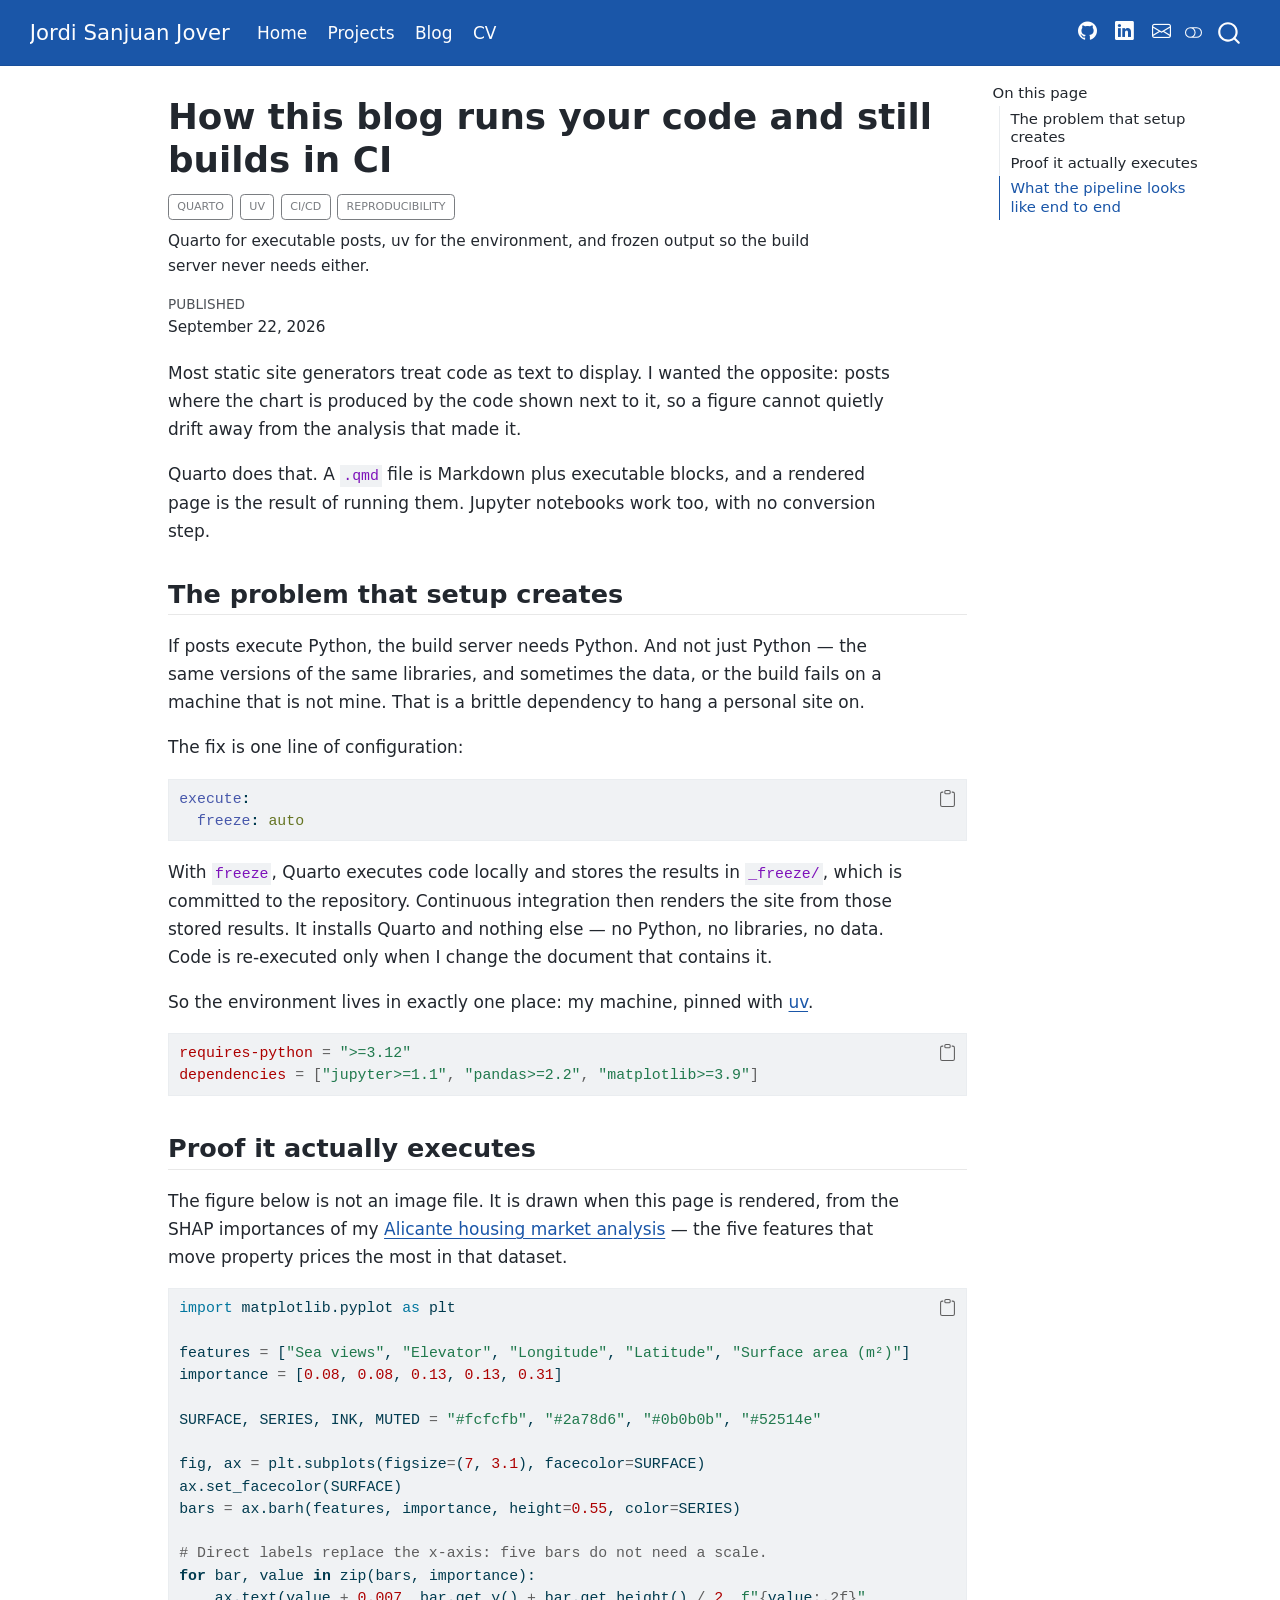
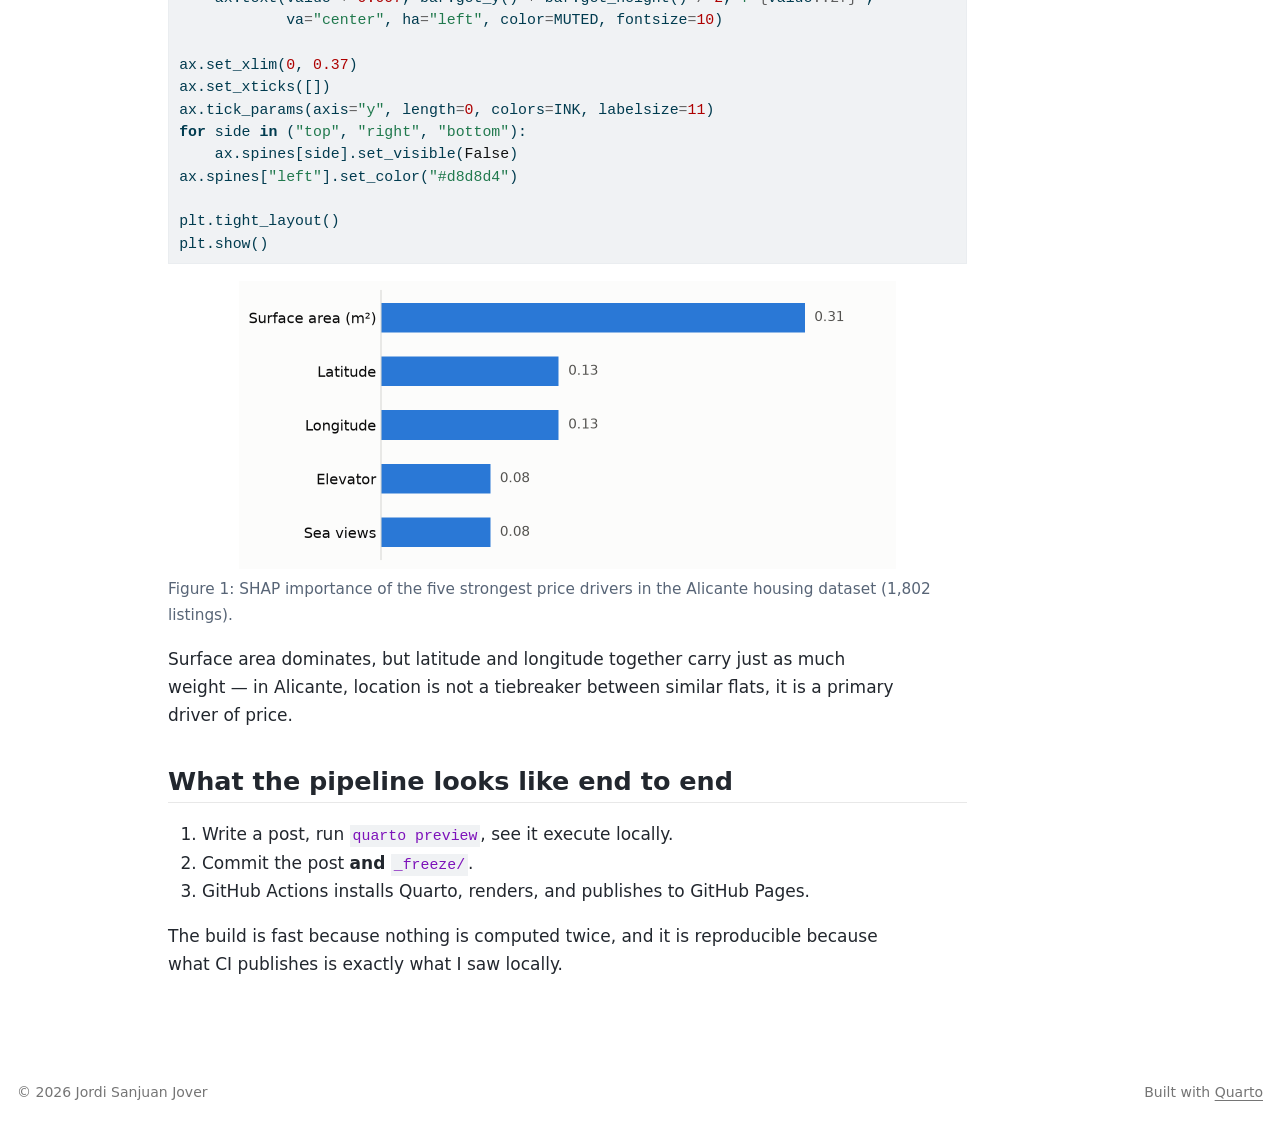
<file: blog/posts/reproducible-blog-quarto-uv/index.html>
<!DOCTYPE html>
<html xmlns="http://www.w3.org/1999/xhtml" lang="en" xml:lang="en"><head>

<meta charset="utf-8">
<meta name="generator" content="quarto-1.10.18">

<meta name="viewport" content="width=device-width, initial-scale=1.0, user-scalable=yes">

<meta name="dcterms.date" content="2026-09-22">
<meta name="description" content="Quarto for executable posts, uv for the environment, and frozen output so the build server never needs either.">

<title>How this blog runs your code and still builds in CI – Jordi Sanjuan Jover</title>
<style>
/* Default styles provided by pandoc.
** See https://pandoc.org/MANUAL.html#variables-for-html for config info.
*/
span.smallcaps{font-variant: small-caps;}
div.columns{display: flex; gap: 1.5em;}
div.column{flex: auto;}
@media screen {
div.columns{gap: min(4vw, 1.5em);}
div.column{overflow-x: auto;}
}
div.hanging-indent{margin-left: 1.5em; text-indent: -1.5em;}
ul.task-list{list-style: none;}
ul.task-list li input[type="checkbox"] {
  width: 0.8em;
  margin: 0 0.8em 0.2em -1em; /* quarto-specific, see https://github.com/quarto-dev/quarto-cli/issues/4556 */ 
  vertical-align: middle;
}
/* CSS for syntax highlighting */
html { -webkit-text-size-adjust: 100%; }
pre > code.sourceCode { white-space: pre; position: relative; }
pre > code.sourceCode > span { display: inline-block; line-height: 1.25; }
pre > code.sourceCode > span:empty { height: 1.2em; }
.sourceCode { overflow: visible; }
code.sourceCode > span { color: inherit; text-decoration: inherit; }
div.sourceCode { margin: 1em 0; }
pre.sourceCode { margin: 0; }
@media screen {
div.sourceCode { overflow: auto; }
}
@media print {
pre > code.sourceCode { white-space: pre-wrap; }
pre > code.sourceCode > span { text-indent: -5em; padding-left: 5em; }
}
pre.numberSource code
  { counter-reset: source-line 0; }
pre.numberSource code > span
  { position: relative; left: -4em; counter-increment: source-line; }
pre.numberSource code > span > a:first-child::before
  { content: counter(source-line);
    position: relative; left: -1em; text-align: right; vertical-align: baseline;
    border: none; display: inline-block;
    -webkit-touch-callout: none; -webkit-user-select: none;
    -khtml-user-select: none; -moz-user-select: none;
    -ms-user-select: none; user-select: none;
    padding: 0 4px; width: 4em;
  }
pre.numberSource { margin-left: 3em;  padding-left: 4px; }
div.sourceCode
  {   }
@media screen {
pre > code.sourceCode > span > a:first-child::before { text-decoration: underline; }
}
</style>


<script src="../../../site_libs/quarto-nav/quarto-nav.js"></script>
<script src="../../../site_libs/quarto-nav/headroom.min.js"></script>
<script src="../../../site_libs/clipboard/clipboard.min.js"></script>
<script src="../../../site_libs/quarto-search/autocomplete.umd.js"></script>
<script src="../../../site_libs/quarto-search/fuse.min.js"></script>
<script src="../../../site_libs/quarto-search/quarto-search.js"></script>
<meta name="quarto:offset" content="../../../">
<link href="../../../assets/favicon.svg" rel="icon" type="image/svg+xml">
<script src="../../../site_libs/quarto-html/quarto.js" type="module"></script>
<script src="../../../site_libs/quarto-html/tabsets/tabsets.js" type="module"></script>
<script src="../../../site_libs/quarto-html/popper.min.js"></script>
<script src="../../../site_libs/quarto-html/tippy.umd.min.js"></script>
<script src="../../../site_libs/quarto-html/anchor.min.js"></script>
<link href="../../../site_libs/quarto-html/tippy.css" rel="stylesheet">
<link href="../../../site_libs/quarto-html/quarto-syntax-highlighting-6100f576c6ff45d40df84f0149fd469e.css" rel="stylesheet" class="quarto-color-scheme" id="quarto-text-highlighting-styles">
<link href="../../../site_libs/quarto-html/quarto-syntax-highlighting-dark-b71f2465cbf754f13336395609c7d51d.css" rel="stylesheet" class="quarto-color-scheme quarto-color-alternate" id="quarto-text-highlighting-styles">
<link href="../../../site_libs/quarto-html/quarto-syntax-highlighting-6100f576c6ff45d40df84f0149fd469e.css" rel="stylesheet" class="quarto-color-scheme-extra" id="quarto-text-highlighting-styles">
<script src="../../../site_libs/bootstrap/bootstrap.min.js"></script>
<link href="../../../site_libs/bootstrap/bootstrap-icons.css" rel="stylesheet">
<link href="../../../site_libs/bootstrap/bootstrap-faf786279c116c292b9201c8dc44c444.min.css" rel="stylesheet" append-hash="true" class="quarto-color-scheme" id="quarto-bootstrap" data-mode="light">
<link href="../../../site_libs/bootstrap/bootstrap-dark-16f8438f46842d5358c4a38e162740c3.min.css" rel="stylesheet" append-hash="true" class="quarto-color-scheme quarto-color-alternate" id="quarto-bootstrap" data-mode="dark">
<link href="../../../site_libs/bootstrap/bootstrap-faf786279c116c292b9201c8dc44c444.min.css" rel="stylesheet" append-hash="true" class="quarto-color-scheme-extra" id="quarto-bootstrap" data-mode="light">
<script id="quarto-search-options" type="application/json">{
  "location": "navbar",
  "copy-button": false,
  "collapse-after": 3,
  "panel-placement": "end",
  "type": "overlay",
  "limit": 50,
  "keyboard-shortcut": [
    "f",
    "/",
    "s"
  ],
  "show-item-context": false,
  "language": {
    "search-no-results-text": "No results",
    "search-matching-documents-text": "matching documents",
    "search-copy-link-title": "Copy link to search",
    "search-hide-matches-text": "Hide additional matches",
    "search-more-match-text": "more match in this document",
    "search-more-matches-text": "more matches in this document",
    "search-clear-button-title": "Clear",
    "search-text-placeholder": "",
    "search-detached-cancel-button-title": "Cancel",
    "search-submit-button-title": "Submit",
    "search-label": "Search"
  }
}</script>


<meta property="og:title" content="How this blog runs your code and still builds in CI – Jordi Sanjuan Jover">
<meta property="og:description" content="Quarto for executable posts, uv for the environment, and frozen output so the build server never needs either.">
<meta property="og:image" content="https://jsanjuanjover.github.io/blog/posts/reproducible-blog-quarto-uv/index_files/figure-html/fig-shap-output-1.png">
<meta property="og:site_name" content="Jordi Sanjuan Jover">
<meta property="og:image:alt" content="Horizontal bar chart. Surface area leads at 0.31, latitude and longitude follow at 0.13 each, elevator and sea views at 0.08.">
<meta property="og:image:height" content="576">
<meta property="og:image:width" content="1314">
<meta name="twitter:title" content="How this blog runs your code and still builds in CI – Jordi Sanjuan Jover">
<meta name="twitter:description" content="Quarto for executable posts, uv for the environment, and frozen output so the build server never needs either.">
<meta name="twitter:image" content="https://jsanjuanjover.github.io/blog/posts/reproducible-blog-quarto-uv/index_files/figure-html/fig-shap-output-1.png">
<meta name="twitter:image:alt" content="Horizontal bar chart. Surface area leads at 0.31, latitude and longitude follow at 0.13 each, elevator and sea views at 0.08.">
<meta name="twitter:image-height" content="576">
<meta name="twitter:image-width" content="1314">
<meta name="twitter:card" content="summary_large_image">
</head>

<body class="nav-fixed quarto-light"><script id="quarto-html-before-body" type="application/javascript">
    const toggleBodyColorMode = (bsSheetEl) => {
      const mode = bsSheetEl.getAttribute("data-mode");
      const bodyEl = window.document.querySelector("body");
      if (mode === "dark") {
        bodyEl.classList.add("quarto-dark");
        bodyEl.classList.remove("quarto-light");
      } else {
        bodyEl.classList.add("quarto-light");
        bodyEl.classList.remove("quarto-dark");
      }
    }
    const toggleBodyColorPrimary = () => {
      const bsSheetEl = window.document.querySelector("link#quarto-bootstrap:not([rel=disabled-stylesheet])");
      if (bsSheetEl) {
        toggleBodyColorMode(bsSheetEl);
      }
    }
    const setColorSchemeToggle = (alternate) => {
      const toggles = window.document.querySelectorAll('.quarto-color-scheme-toggle');
      for (let i=0; i < toggles.length; i++) {
        const toggle = toggles[i];
        if (toggle) {
          if (alternate) {
            toggle.classList.add("alternate");
          } else {
            toggle.classList.remove("alternate");
          }
        }
      }
    };
    const toggleColorMode = (alternate) => {
      // Switch the stylesheets
      const primaryStylesheets = window.document.querySelectorAll('link.quarto-color-scheme:not(.quarto-color-alternate)');
      const alternateStylesheets = window.document.querySelectorAll('link.quarto-color-scheme.quarto-color-alternate');
      manageTransitions('#quarto-margin-sidebar .nav-link', false);
      if (alternate) {
        // note: dark is layered on light, we don't disable primary!
        enableStylesheet(alternateStylesheets);
        for (const sheetNode of alternateStylesheets) {
          if (sheetNode.id === "quarto-bootstrap") {
            toggleBodyColorMode(sheetNode);
          }
        }
      } else {
        disableStylesheet(alternateStylesheets);
        enableStylesheet(primaryStylesheets)
        toggleBodyColorPrimary();
      }
      manageTransitions('#quarto-margin-sidebar .nav-link', true);
      // Switch the toggles
      setColorSchemeToggle(alternate)
      // Hack to workaround the fact that safari doesn't
      // properly recolor the scrollbar when toggling (#1455)
      if (navigator.userAgent.indexOf('Safari') > 0 && navigator.userAgent.indexOf('Chrome') == -1) {
        manageTransitions("body", false);
        window.scrollTo(0, 1);
        setTimeout(() => {
          window.scrollTo(0, 0);
          manageTransitions("body", true);
        }, 40);
      }
    }
    const disableStylesheet = (stylesheets) => {
      for (let i=0; i < stylesheets.length; i++) {
        const stylesheet = stylesheets[i];
        stylesheet.rel = 'disabled-stylesheet';
      }
    }
    const enableStylesheet = (stylesheets) => {
      for (let i=0; i < stylesheets.length; i++) {
        const stylesheet = stylesheets[i];
        if(stylesheet.rel !== 'stylesheet') { // for Chrome, which will still FOUC without this check
          stylesheet.rel = 'stylesheet';
        }
      }
    }
    const manageTransitions = (selector, allowTransitions) => {
      const els = window.document.querySelectorAll(selector);
      for (let i=0; i < els.length; i++) {
        const el = els[i];
        if (allowTransitions) {
          el.classList.remove('notransition');
        } else {
          el.classList.add('notransition');
        }
      }
    }
    const isFileUrl = () => {
      return window.location.protocol === 'file:';
    }
    const hasAlternateSentinel = () => {
      let styleSentinel = getColorSchemeSentinel();
      if (styleSentinel !== null) {
        return styleSentinel === "alternate";
      } else {
        return false;
      }
    }
    const setStyleSentinel = (alternate) => {
      const value = alternate ? "alternate" : "default";
      if (!isFileUrl()) {
        window.localStorage.setItem("quarto-color-scheme", value);
      } else {
        localAlternateSentinel = value;
      }
    }
    const getColorSchemeSentinel = () => {
      if (!isFileUrl()) {
        const storageValue = window.localStorage.getItem("quarto-color-scheme");
        return storageValue != null ? storageValue : localAlternateSentinel;
      } else {
        return localAlternateSentinel;
      }
    }
    const toggleGiscusIfUsed = (isAlternate, darkModeDefault) => {
      const baseTheme = document.querySelector('#giscus-base-theme')?.value ?? 'light';
      const alternateTheme = document.querySelector('#giscus-alt-theme')?.value ?? 'dark';
      let newTheme = '';
      if(authorPrefersDark) {
        newTheme = isAlternate ? baseTheme : alternateTheme;
      } else {
        newTheme = isAlternate ? alternateTheme : baseTheme;
      }
      const changeGiscusTheme = () => {
        // From: https://github.com/giscus/giscus/issues/336
        const sendMessage = (message) => {
          const iframe = document.querySelector('iframe.giscus-frame');
          if (!iframe) return;
          iframe.contentWindow.postMessage({ giscus: message }, 'https://giscus.app');
        }
        sendMessage({
          setConfig: {
            theme: newTheme
          }
        });
      }
      const isGiscussLoaded = window.document.querySelector('iframe.giscus-frame') !== null;
      if (isGiscussLoaded) {
        changeGiscusTheme();
      }
    };
    const authorPrefersDark = false;
    const darkModeDefault = authorPrefersDark;
      document.querySelector('link#quarto-text-highlighting-styles.quarto-color-scheme-extra').rel = 'disabled-stylesheet';
      document.querySelector('link#quarto-bootstrap.quarto-color-scheme-extra').rel = 'disabled-stylesheet';
    let localAlternateSentinel = darkModeDefault ? 'alternate' : 'default';
    // Dark / light mode switch
    window.quartoToggleColorScheme = () => {
      // Read the current dark / light value
      let toAlternate = !hasAlternateSentinel();
      toggleColorMode(toAlternate);
      setStyleSentinel(toAlternate);
      toggleGiscusIfUsed(toAlternate, darkModeDefault);
      window.dispatchEvent(new Event('resize'));
    };
    // Switch to dark mode if need be
    if (hasAlternateSentinel()) {
      toggleColorMode(true);
    } else {
      toggleColorMode(false);
    }
  </script>

<div id="quarto-search-results"></div>
  <header id="quarto-header" class="headroom fixed-top">
    <nav class="navbar navbar-expand-lg " data-bs-theme="dark">
      <div class="navbar-container container-fluid">
      <div class="navbar-brand-container mx-auto">
    <a class="navbar-brand" href="../../../index.html">
    <span class="navbar-title">Jordi Sanjuan Jover</span>
    </a>
  </div>
            <div id="quarto-search" class="" title="Search"></div>
          <button class="navbar-toggler" type="button" data-bs-toggle="collapse" data-bs-target="#navbarCollapse" aria-controls="navbarCollapse" role="menu" aria-expanded="false" aria-label="Toggle navigation" onclick="if (window.quartoToggleHeadroom) { window.quartoToggleHeadroom(); }">
  <span class="navbar-toggler-icon"></span>
</button>
          <div class="collapse navbar-collapse" id="navbarCollapse">
            <ul class="navbar-nav navbar-nav-scroll me-auto">
  <li class="nav-item">
    <a class="nav-link" href="../../../index.html"> 
<span class="menu-text">Home</span></a>
  </li>  
  <li class="nav-item">
    <a class="nav-link" href="../../../projects/index.html"> 
<span class="menu-text">Projects</span></a>
  </li>  
  <li class="nav-item">
    <a class="nav-link" href="../../../blog/index.html"> 
<span class="menu-text">Blog</span></a>
  </li>  
  <li class="nav-item">
    <a class="nav-link" href="../../../cv.html"> 
<span class="menu-text">CV</span></a>
  </li>  
</ul>
            <ul class="navbar-nav navbar-nav-scroll ms-auto">
  <li class="nav-item compact">
    <a class="nav-link" href="https://github.com/jsanjuanjover"> <i class="bi bi-github" role="img" aria-label="GitHub">
</i> 
<span class="menu-text"></span></a>
  </li>  
  <li class="nav-item compact">
    <a class="nav-link" href="https://www.linkedin.com/in/jsanjuanj"> <i class="bi bi-linkedin" role="img" aria-label="LinkedIn">
</i> 
<span class="menu-text"></span></a>
  </li>  
  <li class="nav-item compact">
    <a class="nav-link" href="mailto:j.sanjuanjover@gmail.com"> <i class="bi bi-envelope" role="img" aria-label="Email">
</i> 
<span class="menu-text"></span></a>
  </li>  
</ul>
          </div> <!-- /navcollapse -->
            <div class="quarto-navbar-tools">
  <a href="" class="quarto-color-scheme-toggle quarto-navigation-tool  px-1" onclick="window.quartoToggleColorScheme(); return false;" title="Toggle dark mode"><i class="bi"></i></a>
</div>
      </div> <!-- /container-fluid -->
    </nav>
</header>
<!-- content -->
<div id="quarto-content" class="quarto-container page-columns page-rows-contents page-layout-article page-navbar">
<!-- sidebar -->
<!-- margin-sidebar -->
    <div id="quarto-margin-sidebar" class="sidebar margin-sidebar">
        <nav id="TOC" role="doc-toc" class="toc-active">
    <h2 id="toc-title">On this page</h2>
   
  <ul>
  <li><a href="#the-problem-that-setup-creates" id="toc-the-problem-that-setup-creates" class="nav-link active" data-scroll-target="#the-problem-that-setup-creates">The problem that setup creates</a></li>
  <li><a href="#proof-it-actually-executes" id="toc-proof-it-actually-executes" class="nav-link" data-scroll-target="#proof-it-actually-executes">Proof it actually executes</a></li>
  <li><a href="#what-the-pipeline-looks-like-end-to-end" id="toc-what-the-pipeline-looks-like-end-to-end" class="nav-link" data-scroll-target="#what-the-pipeline-looks-like-end-to-end">What the pipeline looks like end to end</a></li>
  </ul>
</nav>
    </div>
<!-- main -->
<main class="content" id="quarto-document-content">


<header id="title-block-header" class="quarto-title-block default">
<div class="quarto-title">
<h1 class="title">How this blog runs your code and still builds in CI</h1>
  <div class="quarto-categories">
    <div class="quarto-category">Quarto</div>
    <div class="quarto-category">uv</div>
    <div class="quarto-category">CI/CD</div>
    <div class="quarto-category">Reproducibility</div>
  </div>
  </div>

<div>
  <div class="description">
    <p>Quarto for executable posts, uv for the environment, and frozen output so the build server never needs either.</p>
  </div>
</div>


<div class="quarto-title-meta">

    
    <div>
    <div class="quarto-title-meta-heading">Published</div>
    <div class="quarto-title-meta-contents">
      <p class="date">September 22, 2026</p>
    </div>
  </div>
  
    
  </div>
  


</header>


<p>Most static site generators treat code as text to display. I wanted the opposite: posts where the chart is produced by the code shown next to it, so a figure cannot quietly drift away from the analysis that made it.</p>
<p>Quarto does that. A <code>.qmd</code> file is Markdown plus executable blocks, and a rendered page is the result of running them. Jupyter notebooks work too, with no conversion step.</p>
<section id="the-problem-that-setup-creates" class="level2">
<h2 class="anchored" data-anchor-id="the-problem-that-setup-creates">The problem that setup creates</h2>
<p>If posts execute Python, the build server needs Python. And not just Python — the same versions of the same libraries, and sometimes the data, or the build fails on a machine that is not mine. That is a brittle dependency to hang a personal site on.</p>
<p>The fix is one line of configuration:</p>
<div class="code-copy-outer-scaffold"><div class="sourceCode" id="cb1"><pre class="sourceCode yaml code-with-copy"><code class="sourceCode yaml"><span id="cb1-1"><a href="#cb1-1" aria-hidden="true" tabindex="-1"></a><span class="fu">execute</span><span class="kw">:</span></span>
<span id="cb1-2"><a href="#cb1-2" aria-hidden="true" tabindex="-1"></a><span class="at">  </span><span class="fu">freeze</span><span class="kw">:</span><span class="at"> auto</span></span></code></pre></div><button title="Copy to Clipboard" class="code-copy-button"><i class="bi"></i></button></div>
<p>With <code>freeze</code>, Quarto executes code locally and stores the results in <code>_freeze/</code>, which is committed to the repository. Continuous integration then renders the site from those stored results. It installs Quarto and nothing else — no Python, no libraries, no data. Code is re-executed only when I change the document that contains it.</p>
<p>So the environment lives in exactly one place: my machine, pinned with <a href="https://docs.astral.sh/uv/">uv</a>.</p>
<div class="code-copy-outer-scaffold"><div class="sourceCode" id="cb2"><pre class="sourceCode toml code-with-copy"><code class="sourceCode toml"><span id="cb2-1"><a href="#cb2-1" aria-hidden="true" tabindex="-1"></a><span class="dt">requires-python</span> <span class="op">=</span> <span class="st">"&gt;=3.12"</span></span>
<span id="cb2-2"><a href="#cb2-2" aria-hidden="true" tabindex="-1"></a><span class="dt">dependencies</span> <span class="op">=</span> <span class="op">[</span><span class="st">"jupyter&gt;=1.1"</span><span class="op">,</span> <span class="st">"pandas&gt;=2.2"</span><span class="op">,</span> <span class="st">"matplotlib&gt;=3.9"</span><span class="op">]</span></span></code></pre></div><button title="Copy to Clipboard" class="code-copy-button"><i class="bi"></i></button></div>
</section>
<section id="proof-it-actually-executes" class="level2">
<h2 class="anchored" data-anchor-id="proof-it-actually-executes">Proof it actually executes</h2>
<p>The figure below is not an image file. It is drawn when this page is rendered, from the SHAP importances of my <a href="../../../projects/alicante-housing/index.html">Alicante housing market analysis</a> — the five features that move property prices the most in that dataset.</p>
<div id="cell-fig-shap" class="cell" data-execution_count="1">
<div class="code-copy-outer-scaffold"><div class="sourceCode cell-code" id="cb3"><pre class="sourceCode python code-with-copy"><code class="sourceCode python"><span id="cb3-1"><a href="#cb3-1" aria-hidden="true" tabindex="-1"></a><span class="im">import</span> matplotlib.pyplot <span class="im">as</span> plt</span>
<span id="cb3-2"><a href="#cb3-2" aria-hidden="true" tabindex="-1"></a></span>
<span id="cb3-3"><a href="#cb3-3" aria-hidden="true" tabindex="-1"></a>features <span class="op">=</span> [<span class="st">"Sea views"</span>, <span class="st">"Elevator"</span>, <span class="st">"Longitude"</span>, <span class="st">"Latitude"</span>, <span class="st">"Surface area (m²)"</span>]</span>
<span id="cb3-4"><a href="#cb3-4" aria-hidden="true" tabindex="-1"></a>importance <span class="op">=</span> [<span class="fl">0.08</span>, <span class="fl">0.08</span>, <span class="fl">0.13</span>, <span class="fl">0.13</span>, <span class="fl">0.31</span>]</span>
<span id="cb3-5"><a href="#cb3-5" aria-hidden="true" tabindex="-1"></a></span>
<span id="cb3-6"><a href="#cb3-6" aria-hidden="true" tabindex="-1"></a>SURFACE, SERIES, INK, MUTED <span class="op">=</span> <span class="st">"#fcfcfb"</span>, <span class="st">"#2a78d6"</span>, <span class="st">"#0b0b0b"</span>, <span class="st">"#52514e"</span></span>
<span id="cb3-7"><a href="#cb3-7" aria-hidden="true" tabindex="-1"></a></span>
<span id="cb3-8"><a href="#cb3-8" aria-hidden="true" tabindex="-1"></a>fig, ax <span class="op">=</span> plt.subplots(figsize<span class="op">=</span>(<span class="dv">7</span>, <span class="fl">3.1</span>), facecolor<span class="op">=</span>SURFACE)</span>
<span id="cb3-9"><a href="#cb3-9" aria-hidden="true" tabindex="-1"></a>ax.set_facecolor(SURFACE)</span>
<span id="cb3-10"><a href="#cb3-10" aria-hidden="true" tabindex="-1"></a>bars <span class="op">=</span> ax.barh(features, importance, height<span class="op">=</span><span class="fl">0.55</span>, color<span class="op">=</span>SERIES)</span>
<span id="cb3-11"><a href="#cb3-11" aria-hidden="true" tabindex="-1"></a></span>
<span id="cb3-12"><a href="#cb3-12" aria-hidden="true" tabindex="-1"></a><span class="co"># Direct labels replace the x-axis: five bars do not need a scale.</span></span>
<span id="cb3-13"><a href="#cb3-13" aria-hidden="true" tabindex="-1"></a><span class="cf">for</span> bar, value <span class="kw">in</span> <span class="bu">zip</span>(bars, importance):</span>
<span id="cb3-14"><a href="#cb3-14" aria-hidden="true" tabindex="-1"></a>    ax.text(value <span class="op">+</span> <span class="fl">0.007</span>, bar.get_y() <span class="op">+</span> bar.get_height() <span class="op">/</span> <span class="dv">2</span>, <span class="ss">f"</span><span class="sc">{</span>value<span class="sc">:.2f}</span><span class="ss">"</span>,</span>
<span id="cb3-15"><a href="#cb3-15" aria-hidden="true" tabindex="-1"></a>            va<span class="op">=</span><span class="st">"center"</span>, ha<span class="op">=</span><span class="st">"left"</span>, color<span class="op">=</span>MUTED, fontsize<span class="op">=</span><span class="dv">10</span>)</span>
<span id="cb3-16"><a href="#cb3-16" aria-hidden="true" tabindex="-1"></a></span>
<span id="cb3-17"><a href="#cb3-17" aria-hidden="true" tabindex="-1"></a>ax.set_xlim(<span class="dv">0</span>, <span class="fl">0.37</span>)</span>
<span id="cb3-18"><a href="#cb3-18" aria-hidden="true" tabindex="-1"></a>ax.set_xticks([])</span>
<span id="cb3-19"><a href="#cb3-19" aria-hidden="true" tabindex="-1"></a>ax.tick_params(axis<span class="op">=</span><span class="st">"y"</span>, length<span class="op">=</span><span class="dv">0</span>, colors<span class="op">=</span>INK, labelsize<span class="op">=</span><span class="dv">11</span>)</span>
<span id="cb3-20"><a href="#cb3-20" aria-hidden="true" tabindex="-1"></a><span class="cf">for</span> side <span class="kw">in</span> (<span class="st">"top"</span>, <span class="st">"right"</span>, <span class="st">"bottom"</span>):</span>
<span id="cb3-21"><a href="#cb3-21" aria-hidden="true" tabindex="-1"></a>    ax.spines[side].set_visible(<span class="va">False</span>)</span>
<span id="cb3-22"><a href="#cb3-22" aria-hidden="true" tabindex="-1"></a>ax.spines[<span class="st">"left"</span>].set_color(<span class="st">"#d8d8d4"</span>)</span>
<span id="cb3-23"><a href="#cb3-23" aria-hidden="true" tabindex="-1"></a></span>
<span id="cb3-24"><a href="#cb3-24" aria-hidden="true" tabindex="-1"></a>plt.tight_layout()</span>
<span id="cb3-25"><a href="#cb3-25" aria-hidden="true" tabindex="-1"></a>plt.show()</span></code></pre></div><button title="Copy to Clipboard" class="code-copy-button"><i class="bi"></i></button></div>
<div class="cell-output cell-output-display">
<div id="fig-shap" class="quarto-float quarto-figure quarto-figure-center anchored" alt="Horizontal bar chart. Surface area leads at 0.31, latitude and longitude follow at 0.13 each, elevator and sea views at 0.08.">
<figure class="quarto-float quarto-float-fig figure">
<div aria-describedby="fig-shap-caption-0ceaefa1-69ba-4598-a22c-09a6ac19f8ca">
<img src="index_files/figure-html/fig-shap-output-1.png" alt="Horizontal bar chart. Surface area leads at 0.31, latitude and longitude follow at 0.13 each, elevator and sea views at 0.08." width="657" height="288" class="figure-img">
</div>
<figcaption class="quarto-float-caption-bottom quarto-float-caption quarto-float-fig" id="fig-shap-caption-0ceaefa1-69ba-4598-a22c-09a6ac19f8ca">
Figure&nbsp;1: SHAP importance of the five strongest price drivers in the Alicante housing dataset (1,802 listings).
</figcaption>
</figure>
</div>
</div>
</div>
<p>Surface area dominates, but latitude and longitude together carry just as much weight — in Alicante, location is not a tiebreaker between similar flats, it is a primary driver of price.</p>
</section>
<section id="what-the-pipeline-looks-like-end-to-end" class="level2">
<h2 class="anchored" data-anchor-id="what-the-pipeline-looks-like-end-to-end">What the pipeline looks like end to end</h2>
<ol type="1">
<li>Write a post, run <code>quarto preview</code>, see it execute locally.</li>
<li>Commit the post <strong>and</strong> <code>_freeze/</code>.</li>
<li>GitHub Actions installs Quarto, renders, and publishes to GitHub Pages.</li>
</ol>
<p>The build is fast because nothing is computed twice, and it is reproducible because what CI publishes is exactly what I saw locally.</p>


</section>

</main> <!-- /main -->
<script id="quarto-html-after-body" type="application/javascript">
  window.document.addEventListener("DOMContentLoaded", function (event) {
    // Ensure there is a toggle, if there isn't float one in the top right
    if (window.document.querySelector('.quarto-color-scheme-toggle') === null) {
      const a = window.document.createElement('a');
      a.classList.add('top-right');
      a.classList.add('quarto-color-scheme-toggle');
      a.href = "";
      a.onclick = function() { try { window.quartoToggleColorScheme(); } catch {} return false; };
      const i = window.document.createElement("i");
      i.classList.add('bi');
      a.appendChild(i);
      window.document.body.appendChild(a);
    }
    setColorSchemeToggle(hasAlternateSentinel())
    const icon = "";
    const anchorJS = new window.AnchorJS();
    anchorJS.options = {
      placement: 'right',
      icon: icon
    };
    anchorJS.add('.anchored');
    const isCodeAnnotation = (el) => {
      for (const clz of el.classList) {
        if (clz.startsWith('code-annotation-')) {                     
          return true;
        }
      }
      return false;
    }
    const onCopySuccess = function(e) {
      // button target
      const button = e.trigger;
      // don't keep focus
      button.blur();
      // flash "checked"
      button.classList.add('code-copy-button-checked');
      var currentTitle = button.getAttribute("title");
      button.setAttribute("title", "Copied!");
      let tooltip;
      if (window.bootstrap) {
        button.setAttribute("data-bs-toggle", "tooltip");
        button.setAttribute("data-bs-placement", "left");
        button.setAttribute("data-bs-title", "Copied!");
        tooltip = new bootstrap.Tooltip(button, 
          { trigger: "manual", 
            customClass: "code-copy-button-tooltip",
            offset: [0, -8]});
        tooltip.show();    
      }
      setTimeout(function() {
        if (tooltip) {
          tooltip.hide();
          button.removeAttribute("data-bs-title");
          button.removeAttribute("data-bs-toggle");
          button.removeAttribute("data-bs-placement");
        }
        button.setAttribute("title", currentTitle);
        button.classList.remove('code-copy-button-checked');
      }, 1000);
      // clear code selection
      e.clearSelection();
    }
    const getTextToCopy = function(trigger) {
      const outerScaffold = trigger.parentElement.cloneNode(true);
      const codeEl = outerScaffold.querySelector('code');
      for (const childEl of codeEl.children) {
        if (isCodeAnnotation(childEl)) {
          childEl.remove();
        }
      }
      return codeEl.innerText;
    }
    const clipboard = new window.ClipboardJS('.code-copy-button:not([data-in-quarto-modal])', {
      text: getTextToCopy
    });
    clipboard.on('success', onCopySuccess);
    if (window.document.getElementById('quarto-embedded-source-code-modal')) {
      const clipboardModal = new window.ClipboardJS('.code-copy-button[data-in-quarto-modal]', {
        text: getTextToCopy,
        container: window.document.getElementById('quarto-embedded-source-code-modal')
      });
      clipboardModal.on('success', onCopySuccess);
    }
      var localhostRegex = new RegExp(/^(?:http|https):\/\/localhost\:?[0-9]*\//);
      var mailtoRegex = new RegExp(/^mailto:/);
        var filterRegex = new RegExp("https:\/\/jsanjuanjover\.github\.io");
      var isInternal = (href) => {
          return filterRegex.test(href) || localhostRegex.test(href) || mailtoRegex.test(href);
      }
      // Inspect non-navigation links and adorn them if external
     var links = window.document.querySelectorAll('a[href]:not(.nav-link):not(.navbar-brand):not(.toc-action):not(.sidebar-link):not(.sidebar-item-toggle):not(.pagination-link):not(.no-external):not([aria-hidden]):not(.dropdown-item):not(.quarto-navigation-tool):not(.about-link)');
      for (var i=0; i<links.length; i++) {
        const link = links[i];
        if (!isInternal(link.href)) {
          // undo the damage that might have been done by quarto-nav.js in the case of
          // links that we want to consider external
          if (link.dataset.originalHref !== undefined) {
            link.href = link.dataset.originalHref;
          }
            // target, if specified
            link.setAttribute("target", "_blank");
            if (link.getAttribute("rel") === null) {
              link.setAttribute("rel", "noopener");
            }
        }
      }
    function tippyHover(el, contentFn, onTriggerFn, onUntriggerFn) {
      const config = {
        allowHTML: true,
        maxWidth: 500,
        delay: 100,
        arrow: false,
        appendTo: function(el) {
            return el.parentElement;
        },
        interactive: true,
        interactiveBorder: 10,
        theme: 'quarto',
        placement: 'bottom-start',
      };
      if (contentFn) {
        config.content = contentFn;
      }
      if (onTriggerFn) {
        config.onTrigger = onTriggerFn;
      }
      if (onUntriggerFn) {
        config.onUntrigger = onUntriggerFn;
      }
      window.tippy(el, config); 
    }
    const noterefs = window.document.querySelectorAll('a[role="doc-noteref"]');
    for (var i=0; i<noterefs.length; i++) {
      const ref = noterefs[i];
      tippyHover(ref, function() {
        // use id or data attribute instead here
        let href = ref.getAttribute('data-footnote-href') || ref.getAttribute('href');
        try { href = new URL(href).hash; } catch {}
        const id = href.replace(/^#\/?/, "");
        const note = window.document.getElementById(id);
        if (note) {
          return note.innerHTML;
        } else {
          return "";
        }
      });
    }
    const xrefs = window.document.querySelectorAll('a.quarto-xref');
    const processXRef = (id, note) => {
      // Strip column container classes
      const stripColumnClz = (el) => {
        el.classList.remove("page-full", "page-columns");
        if (el.children) {
          for (const child of el.children) {
            stripColumnClz(child);
          }
        }
      }
      stripColumnClz(note)
      if (id === null || id.startsWith('sec-')) {
        // Special case sections, only their first couple elements
        const container = document.createElement("div");
        if (note.children && note.children.length > 2) {
          container.appendChild(note.children[0].cloneNode(true));
          for (let i = 1; i < note.children.length; i++) {
            const child = note.children[i];
            if (child.tagName === "P" && child.innerText === "") {
              continue;
            } else {
              container.appendChild(child.cloneNode(true));
              break;
            }
          }
          if (window.Quarto?.typesetMath) {
            window.Quarto.typesetMath(container);
          }
          return container.innerHTML
        } else {
          if (window.Quarto?.typesetMath) {
            window.Quarto.typesetMath(note);
          }
          return note.innerHTML;
        }
      } else {
        // Remove any anchor links if they are present
        const anchorLink = note.querySelector('a.anchorjs-link');
        if (anchorLink) {
          anchorLink.remove();
        }
        if (window.Quarto?.typesetMath) {
          window.Quarto.typesetMath(note);
        }
        if (note.classList.contains("callout")) {
          return note.outerHTML;
        } else {
          return note.innerHTML;
        }
      }
    }
    for (var i=0; i<xrefs.length; i++) {
      const xref = xrefs[i];
      tippyHover(xref, undefined, function(instance) {
        instance.disable();
        let url = xref.getAttribute('href');
        let hash = undefined; 
        if (url.startsWith('#')) {
          hash = url;
        } else {
          try { hash = new URL(url).hash; } catch {}
        }
        if (hash) {
          const id = hash.replace(/^#\/?/, "");
          const note = window.document.getElementById(id);
          if (note !== null) {
            try {
              const html = processXRef(id, note.cloneNode(true));
              instance.setContent(html);
            } finally {
              instance.enable();
              instance.show();
            }
          } else {
            // See if we can fetch this
            fetch(url.split('#')[0])
            .then(res => res.text())
            .then(html => {
              const parser = new DOMParser();
              const htmlDoc = parser.parseFromString(html, "text/html");
              const note = htmlDoc.getElementById(id);
              if (note !== null) {
                const html = processXRef(id, note);
                instance.setContent(html);
              } 
            }).finally(() => {
              instance.enable();
              instance.show();
            });
          }
        } else {
          // See if we can fetch a full url (with no hash to target)
          // This is a special case and we should probably do some content thinning / targeting
          fetch(url)
          .then(res => res.text())
          .then(html => {
            const parser = new DOMParser();
            const htmlDoc = parser.parseFromString(html, "text/html");
            const note = htmlDoc.querySelector('main.content');
            if (note !== null) {
              // This should only happen for chapter cross references
              // (since there is no id in the URL)
              // remove the first header
              if (note.children.length > 0 && note.children[0].tagName === "HEADER") {
                note.children[0].remove();
              }
              const html = processXRef(null, note);
              instance.setContent(html);
            } 
          }).finally(() => {
            instance.enable();
            instance.show();
          });
        }
      }, function(instance) {
      });
    }
        let selectedAnnoteEl;
        const selectorForAnnotation = ( cell, annotation) => {
          let cellAttr = 'data-code-cell="' + cell + '"';
          let lineAttr = 'data-code-annotation="' +  annotation + '"';
          const selector = 'span[' + cellAttr + '][' + lineAttr + ']';
          return selector;
        }
        const selectCodeLines = (annoteEl) => {
          const doc = window.document;
          const targetCell = annoteEl.getAttribute("data-target-cell");
          const targetAnnotation = annoteEl.getAttribute("data-target-annotation");
          const annoteSpan = window.document.querySelector(selectorForAnnotation(targetCell, targetAnnotation));
          const lines = annoteSpan.getAttribute("data-code-lines").split(",");
          const lineIds = lines.map((line) => {
            return targetCell + "-" + line;
          })
          let top = null;
          let height = null;
          let parent = null;
          if (lineIds.length > 0) {
              //compute the position of the single el (top and bottom and make a div)
              const el = window.document.getElementById(lineIds[0]);
              top = el.offsetTop;
              height = el.offsetHeight;
              parent = el.parentElement.parentElement;
            if (lineIds.length > 1) {
              const lastEl = window.document.getElementById(lineIds[lineIds.length - 1]);
              const bottom = lastEl.offsetTop + lastEl.offsetHeight;
              height = bottom - top;
            }
            if (top !== null && height !== null && parent !== null) {
              // cook up a div (if necessary) and position it 
              let div = window.document.getElementById("code-annotation-line-highlight");
              if (div === null) {
                div = window.document.createElement("div");
                div.setAttribute("id", "code-annotation-line-highlight");
                div.style.position = 'absolute';
                parent.appendChild(div);
              }
              div.style.top = top - 2 + "px";
              div.style.height = height + 4 + "px";
              div.style.left = 0;
              let gutterDiv = window.document.getElementById("code-annotation-line-highlight-gutter");
              if (gutterDiv === null) {
                gutterDiv = window.document.createElement("div");
                gutterDiv.setAttribute("id", "code-annotation-line-highlight-gutter");
                gutterDiv.style.position = 'absolute';
                const codeCell = window.document.getElementById(targetCell);
                const gutter = codeCell.querySelector('.code-annotation-gutter');
                gutter.appendChild(gutterDiv);
              }
              gutterDiv.style.top = top - 2 + "px";
              gutterDiv.style.height = height + 4 + "px";
            }
            selectedAnnoteEl = annoteEl;
          }
        };
        const unselectCodeLines = () => {
          const elementsIds = ["code-annotation-line-highlight", "code-annotation-line-highlight-gutter"];
          elementsIds.forEach((elId) => {
            const div = window.document.getElementById(elId);
            if (div) {
              div.remove();
            }
          });
          selectedAnnoteEl = undefined;
        };
          // Handle positioning of the toggle
      window.addEventListener(
        "resize",
        throttle(() => {
          elRect = undefined;
          if (selectedAnnoteEl) {
            selectCodeLines(selectedAnnoteEl);
          }
        }, 10)
      );
      function throttle(fn, ms) {
      let throttle = false;
      let timer;
        return (...args) => {
          if(!throttle) { // first call gets through
              fn.apply(this, args);
              throttle = true;
          } else { // all the others get throttled
              if(timer) clearTimeout(timer); // cancel #2
              timer = setTimeout(() => {
                fn.apply(this, args);
                timer = throttle = false;
              }, ms);
          }
        };
      }
        // Attach click handler to the DT
        const annoteDls = window.document.querySelectorAll('dt[data-target-cell]');
        for (const annoteDlNode of annoteDls) {
          annoteDlNode.addEventListener('click', (event) => {
            const clickedEl = event.target;
            if (clickedEl !== selectedAnnoteEl) {
              unselectCodeLines();
              const activeEl = window.document.querySelector('dt[data-target-cell].code-annotation-active');
              if (activeEl) {
                activeEl.classList.remove('code-annotation-active');
              }
              selectCodeLines(clickedEl);
              clickedEl.classList.add('code-annotation-active');
            } else {
              // Unselect the line
              unselectCodeLines();
              clickedEl.classList.remove('code-annotation-active');
            }
          });
        }
    const findCites = (el) => {
      const parentEl = el.parentElement;
      if (parentEl) {
        const cites = parentEl.dataset.cites;
        if (cites) {
          return {
            el,
            cites: cites.split(' ')
          };
        } else {
          return findCites(el.parentElement)
        }
      } else {
        return undefined;
      }
    };
    var bibliorefs = window.document.querySelectorAll('a[role="doc-biblioref"]');
    for (var i=0; i<bibliorefs.length; i++) {
      const ref = bibliorefs[i];
      const citeInfo = findCites(ref);
      if (citeInfo) {
        tippyHover(citeInfo.el, function() {
          var popup = window.document.createElement('div');
          citeInfo.cites.forEach(function(cite) {
            var citeDiv = window.document.createElement('div');
            citeDiv.classList.add('hanging-indent');
            citeDiv.classList.add('csl-entry');
            var biblioDiv = window.document.getElementById('ref-' + cite);
            if (biblioDiv) {
              citeDiv.innerHTML = biblioDiv.innerHTML;
            }
            popup.appendChild(citeDiv);
          });
          return popup.innerHTML;
        });
      }
    }
  });
  </script>
</div> <!-- /content -->
<footer class="footer">
  <div class="nav-footer">
    <div class="nav-footer-left">
<p>© 2026 Jordi Sanjuan Jover</p>
</div>   
    <div class="nav-footer-center">
      &nbsp;
    </div>
    <div class="nav-footer-right">
<p>Built with <a href="https://quarto.org">Quarto</a></p>
</div>
  </div>
</footer>




</body></html>
</file>
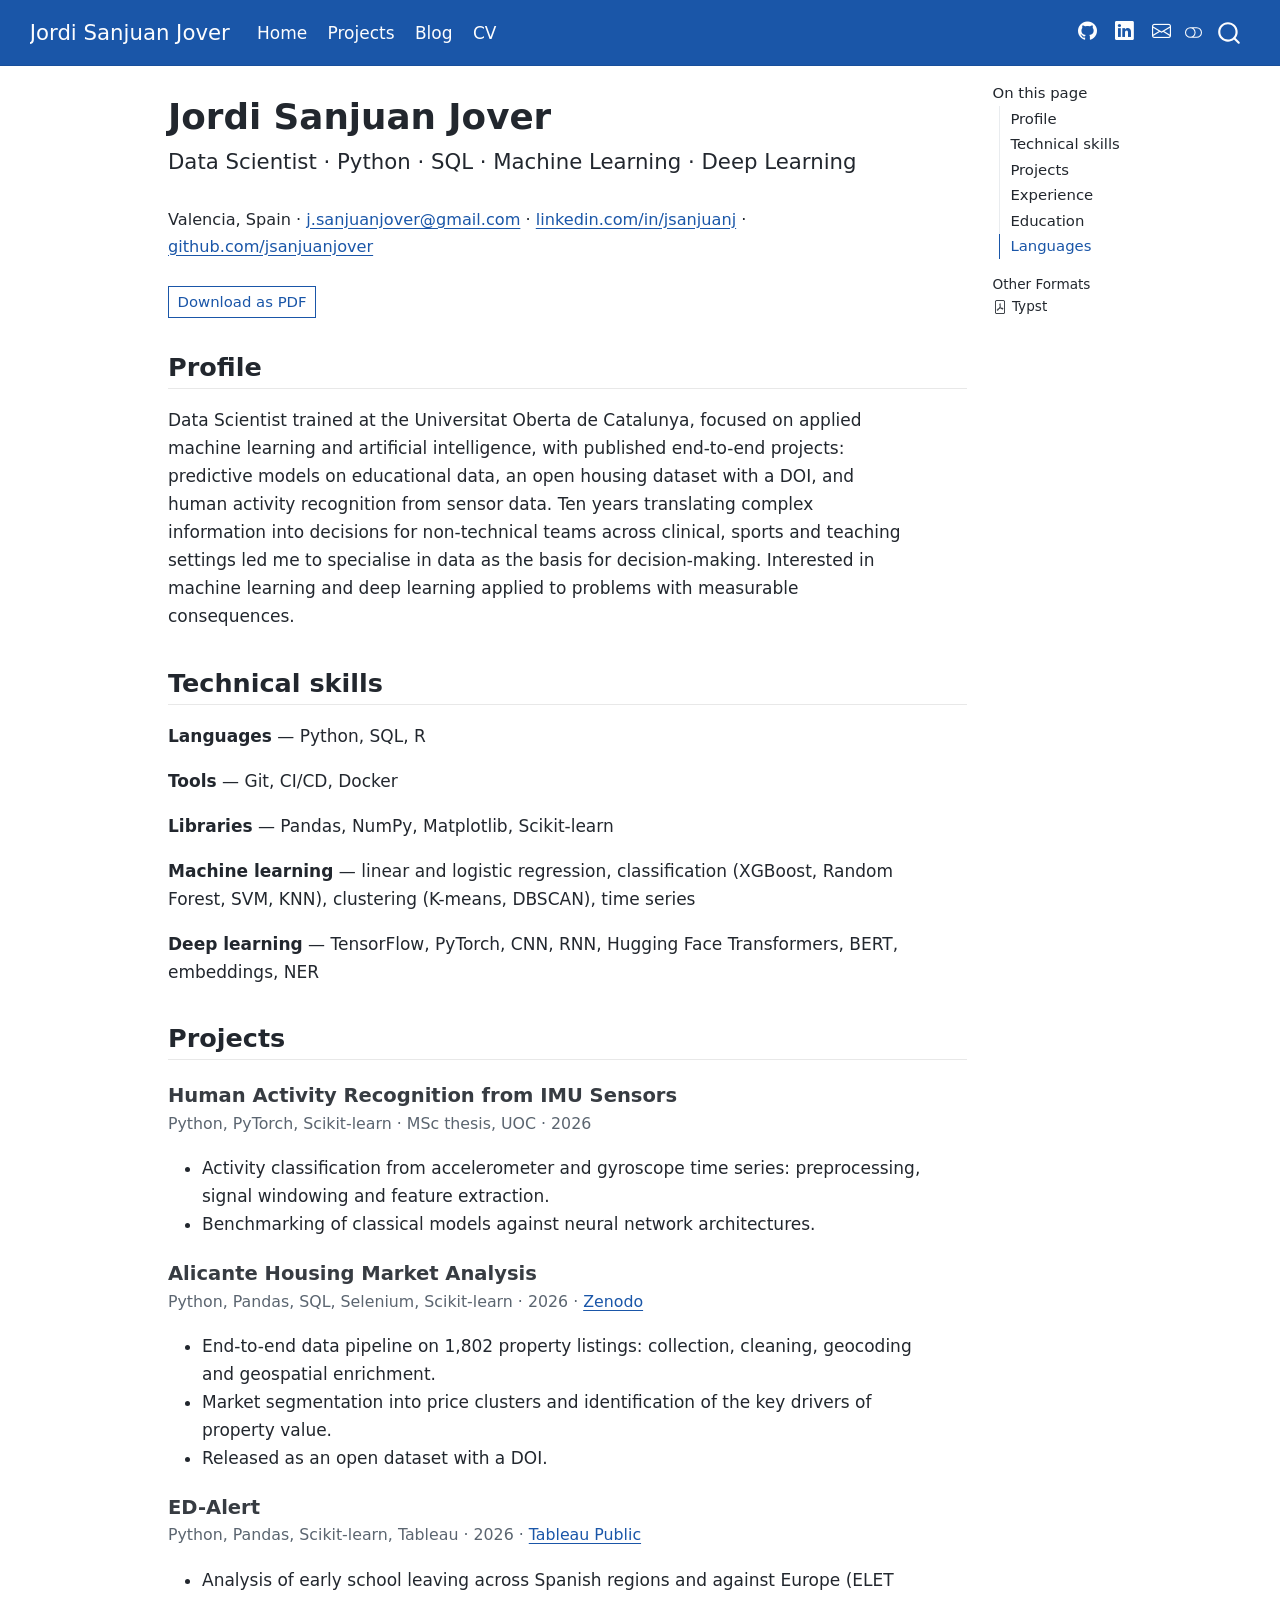
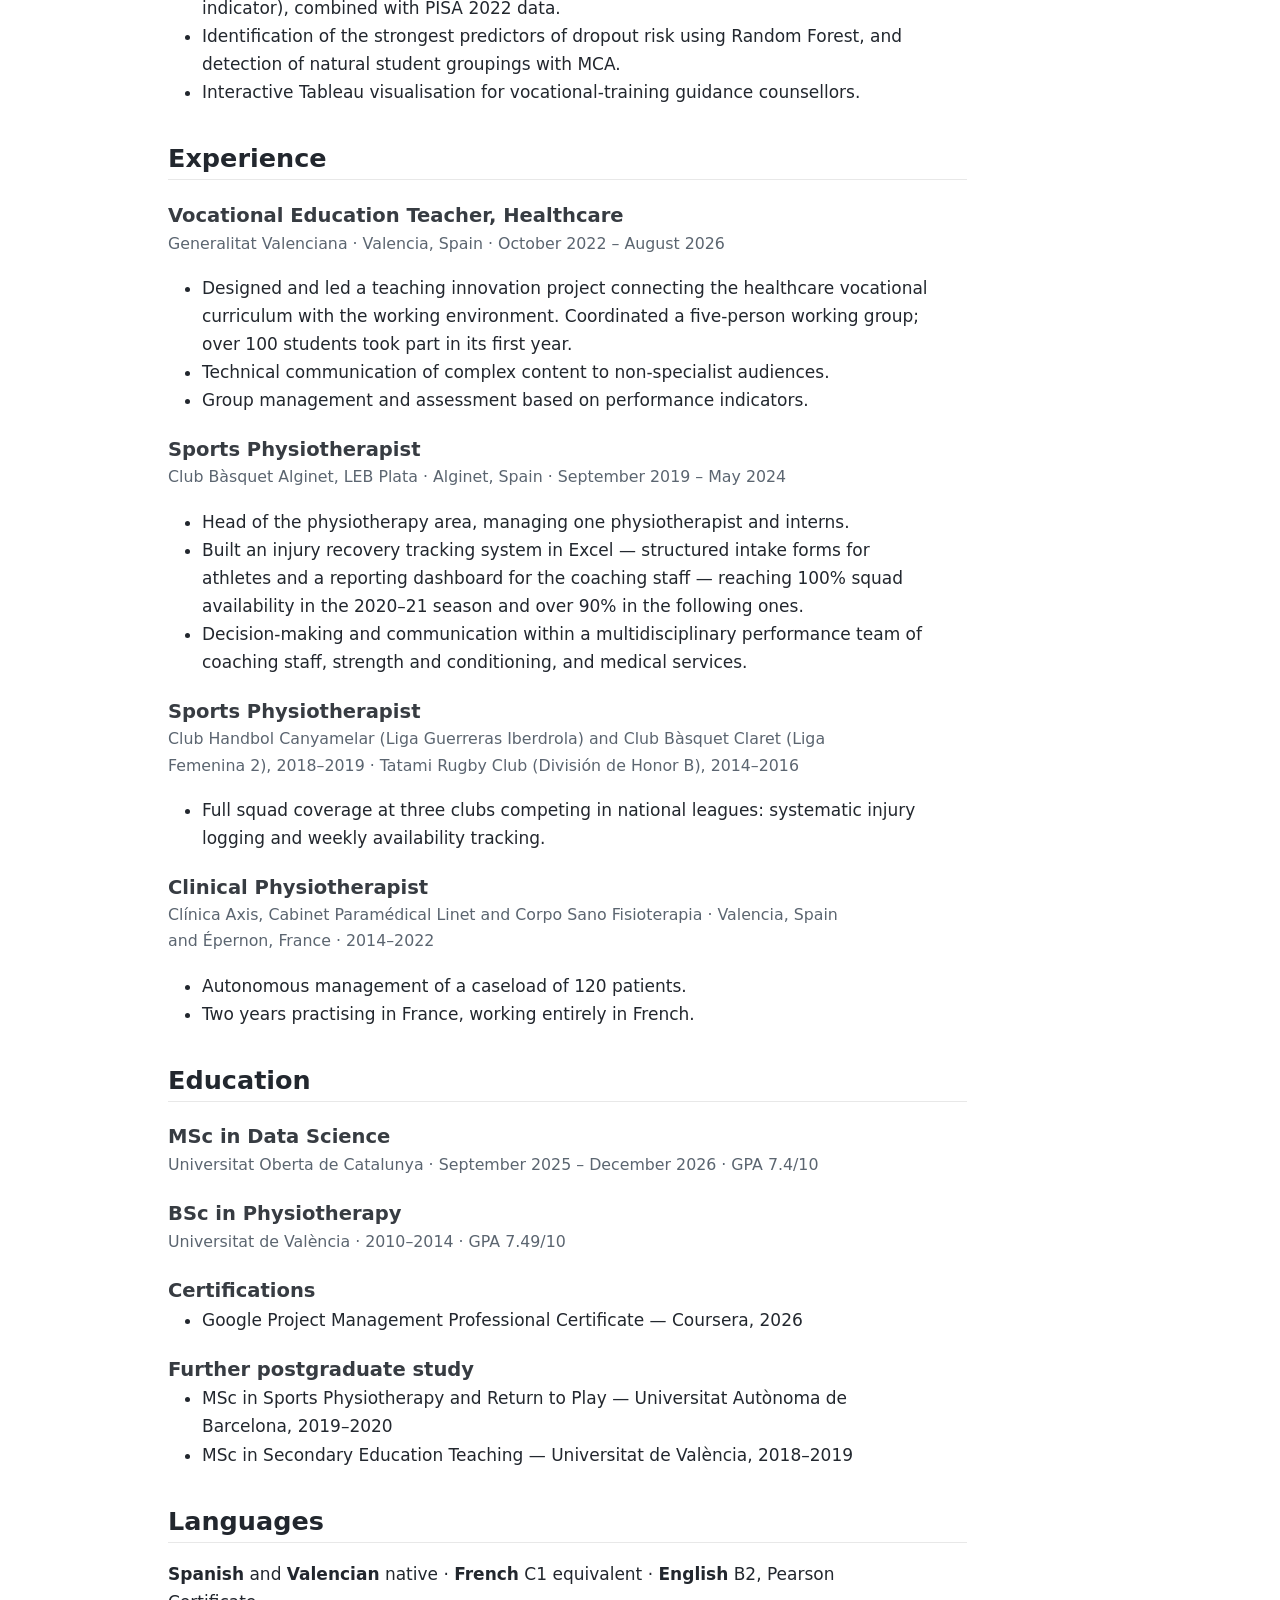
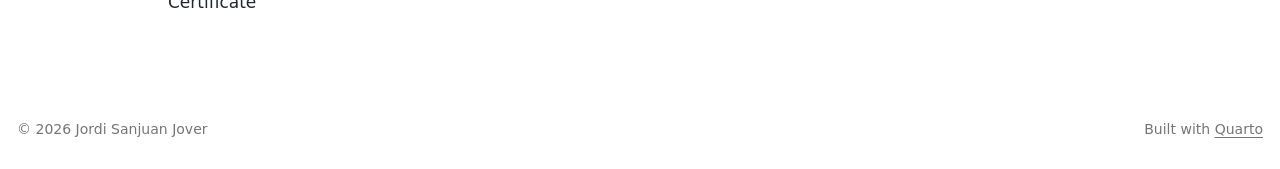
<file: cv.html>
<!DOCTYPE html>
<html xmlns="http://www.w3.org/1999/xhtml" lang="en" xml:lang="en"><head>

<meta charset="utf-8">
<meta name="generator" content="quarto-1.10.18">

<meta name="viewport" content="width=device-width, initial-scale=1.0, user-scalable=yes">


<title>Jordi Sanjuan Jover</title>
<style>
/* Default styles provided by pandoc.
** See https://pandoc.org/MANUAL.html#variables-for-html for config info.
*/
span.smallcaps{font-variant: small-caps;}
div.columns{display: flex; gap: 1.5em;}
div.column{flex: auto;}
@media screen {
div.columns{gap: min(4vw, 1.5em);}
div.column{overflow-x: auto;}
}
div.hanging-indent{margin-left: 1.5em; text-indent: -1.5em;}
ul.task-list{list-style: none;}
ul.task-list li input[type="checkbox"] {
  width: 0.8em;
  margin: 0 0.8em 0.2em -1em; /* quarto-specific, see https://github.com/quarto-dev/quarto-cli/issues/4556 */ 
  vertical-align: middle;
}
</style>


<script src="site_libs/quarto-nav/quarto-nav.js"></script>
<script src="site_libs/quarto-nav/headroom.min.js"></script>
<script src="site_libs/clipboard/clipboard.min.js"></script>
<script src="site_libs/quarto-search/autocomplete.umd.js"></script>
<script src="site_libs/quarto-search/fuse.min.js"></script>
<script src="site_libs/quarto-search/quarto-search.js"></script>
<meta name="quarto:offset" content="./">
<link href="./assets/favicon.svg" rel="icon" type="image/svg+xml">
<script src="site_libs/quarto-html/quarto.js" type="module"></script>
<script src="site_libs/quarto-html/tabsets/tabsets.js" type="module"></script>
<script src="site_libs/quarto-html/popper.min.js"></script>
<script src="site_libs/quarto-html/tippy.umd.min.js"></script>
<script src="site_libs/quarto-html/anchor.min.js"></script>
<link href="site_libs/quarto-html/tippy.css" rel="stylesheet">
<link href="site_libs/quarto-html/quarto-syntax-highlighting-6100f576c6ff45d40df84f0149fd469e.css" rel="stylesheet" class="quarto-color-scheme" id="quarto-text-highlighting-styles">
<link href="site_libs/quarto-html/quarto-syntax-highlighting-dark-b71f2465cbf754f13336395609c7d51d.css" rel="stylesheet" class="quarto-color-scheme quarto-color-alternate" id="quarto-text-highlighting-styles">
<link href="site_libs/quarto-html/quarto-syntax-highlighting-6100f576c6ff45d40df84f0149fd469e.css" rel="stylesheet" class="quarto-color-scheme-extra" id="quarto-text-highlighting-styles">
<script src="site_libs/bootstrap/bootstrap.min.js"></script>
<link href="site_libs/bootstrap/bootstrap-icons.css" rel="stylesheet">
<link href="site_libs/bootstrap/bootstrap-faf786279c116c292b9201c8dc44c444.min.css" rel="stylesheet" append-hash="true" class="quarto-color-scheme" id="quarto-bootstrap" data-mode="light">
<link href="site_libs/bootstrap/bootstrap-dark-16f8438f46842d5358c4a38e162740c3.min.css" rel="stylesheet" append-hash="true" class="quarto-color-scheme quarto-color-alternate" id="quarto-bootstrap" data-mode="dark">
<link href="site_libs/bootstrap/bootstrap-faf786279c116c292b9201c8dc44c444.min.css" rel="stylesheet" append-hash="true" class="quarto-color-scheme-extra" id="quarto-bootstrap" data-mode="light">
<script id="quarto-search-options" type="application/json">{
  "location": "navbar",
  "copy-button": false,
  "collapse-after": 3,
  "panel-placement": "end",
  "type": "overlay",
  "limit": 50,
  "keyboard-shortcut": [
    "f",
    "/",
    "s"
  ],
  "show-item-context": false,
  "language": {
    "search-no-results-text": "No results",
    "search-matching-documents-text": "matching documents",
    "search-copy-link-title": "Copy link to search",
    "search-hide-matches-text": "Hide additional matches",
    "search-more-match-text": "more match in this document",
    "search-more-matches-text": "more matches in this document",
    "search-clear-button-title": "Clear",
    "search-text-placeholder": "",
    "search-detached-cancel-button-title": "Cancel",
    "search-submit-button-title": "Submit",
    "search-label": "Search"
  }
}</script>


<meta property="og:title" content="Jordi Sanjuan Jover">
<meta property="og:description" content="Data Scientist · Python · SQL · Machine Learning · Deep Learning">
<meta property="og:site_name" content="Jordi Sanjuan Jover">
<meta name="twitter:title" content="Jordi Sanjuan Jover">
<meta name="twitter:description" content="Data Scientist · Python · SQL · Machine Learning · Deep Learning">
<meta name="twitter:card" content="summary">
</head>

<body class="nav-fixed quarto-light"><script id="quarto-html-before-body" type="application/javascript">
    const toggleBodyColorMode = (bsSheetEl) => {
      const mode = bsSheetEl.getAttribute("data-mode");
      const bodyEl = window.document.querySelector("body");
      if (mode === "dark") {
        bodyEl.classList.add("quarto-dark");
        bodyEl.classList.remove("quarto-light");
      } else {
        bodyEl.classList.add("quarto-light");
        bodyEl.classList.remove("quarto-dark");
      }
    }
    const toggleBodyColorPrimary = () => {
      const bsSheetEl = window.document.querySelector("link#quarto-bootstrap:not([rel=disabled-stylesheet])");
      if (bsSheetEl) {
        toggleBodyColorMode(bsSheetEl);
      }
    }
    const setColorSchemeToggle = (alternate) => {
      const toggles = window.document.querySelectorAll('.quarto-color-scheme-toggle');
      for (let i=0; i < toggles.length; i++) {
        const toggle = toggles[i];
        if (toggle) {
          if (alternate) {
            toggle.classList.add("alternate");
          } else {
            toggle.classList.remove("alternate");
          }
        }
      }
    };
    const toggleColorMode = (alternate) => {
      // Switch the stylesheets
      const primaryStylesheets = window.document.querySelectorAll('link.quarto-color-scheme:not(.quarto-color-alternate)');
      const alternateStylesheets = window.document.querySelectorAll('link.quarto-color-scheme.quarto-color-alternate');
      manageTransitions('#quarto-margin-sidebar .nav-link', false);
      if (alternate) {
        // note: dark is layered on light, we don't disable primary!
        enableStylesheet(alternateStylesheets);
        for (const sheetNode of alternateStylesheets) {
          if (sheetNode.id === "quarto-bootstrap") {
            toggleBodyColorMode(sheetNode);
          }
        }
      } else {
        disableStylesheet(alternateStylesheets);
        enableStylesheet(primaryStylesheets)
        toggleBodyColorPrimary();
      }
      manageTransitions('#quarto-margin-sidebar .nav-link', true);
      // Switch the toggles
      setColorSchemeToggle(alternate)
      // Hack to workaround the fact that safari doesn't
      // properly recolor the scrollbar when toggling (#1455)
      if (navigator.userAgent.indexOf('Safari') > 0 && navigator.userAgent.indexOf('Chrome') == -1) {
        manageTransitions("body", false);
        window.scrollTo(0, 1);
        setTimeout(() => {
          window.scrollTo(0, 0);
          manageTransitions("body", true);
        }, 40);
      }
    }
    const disableStylesheet = (stylesheets) => {
      for (let i=0; i < stylesheets.length; i++) {
        const stylesheet = stylesheets[i];
        stylesheet.rel = 'disabled-stylesheet';
      }
    }
    const enableStylesheet = (stylesheets) => {
      for (let i=0; i < stylesheets.length; i++) {
        const stylesheet = stylesheets[i];
        if(stylesheet.rel !== 'stylesheet') { // for Chrome, which will still FOUC without this check
          stylesheet.rel = 'stylesheet';
        }
      }
    }
    const manageTransitions = (selector, allowTransitions) => {
      const els = window.document.querySelectorAll(selector);
      for (let i=0; i < els.length; i++) {
        const el = els[i];
        if (allowTransitions) {
          el.classList.remove('notransition');
        } else {
          el.classList.add('notransition');
        }
      }
    }
    const isFileUrl = () => {
      return window.location.protocol === 'file:';
    }
    const hasAlternateSentinel = () => {
      let styleSentinel = getColorSchemeSentinel();
      if (styleSentinel !== null) {
        return styleSentinel === "alternate";
      } else {
        return false;
      }
    }
    const setStyleSentinel = (alternate) => {
      const value = alternate ? "alternate" : "default";
      if (!isFileUrl()) {
        window.localStorage.setItem("quarto-color-scheme", value);
      } else {
        localAlternateSentinel = value;
      }
    }
    const getColorSchemeSentinel = () => {
      if (!isFileUrl()) {
        const storageValue = window.localStorage.getItem("quarto-color-scheme");
        return storageValue != null ? storageValue : localAlternateSentinel;
      } else {
        return localAlternateSentinel;
      }
    }
    const toggleGiscusIfUsed = (isAlternate, darkModeDefault) => {
      const baseTheme = document.querySelector('#giscus-base-theme')?.value ?? 'light';
      const alternateTheme = document.querySelector('#giscus-alt-theme')?.value ?? 'dark';
      let newTheme = '';
      if(authorPrefersDark) {
        newTheme = isAlternate ? baseTheme : alternateTheme;
      } else {
        newTheme = isAlternate ? alternateTheme : baseTheme;
      }
      const changeGiscusTheme = () => {
        // From: https://github.com/giscus/giscus/issues/336
        const sendMessage = (message) => {
          const iframe = document.querySelector('iframe.giscus-frame');
          if (!iframe) return;
          iframe.contentWindow.postMessage({ giscus: message }, 'https://giscus.app');
        }
        sendMessage({
          setConfig: {
            theme: newTheme
          }
        });
      }
      const isGiscussLoaded = window.document.querySelector('iframe.giscus-frame') !== null;
      if (isGiscussLoaded) {
        changeGiscusTheme();
      }
    };
    const authorPrefersDark = false;
    const darkModeDefault = authorPrefersDark;
      document.querySelector('link#quarto-text-highlighting-styles.quarto-color-scheme-extra').rel = 'disabled-stylesheet';
      document.querySelector('link#quarto-bootstrap.quarto-color-scheme-extra').rel = 'disabled-stylesheet';
    let localAlternateSentinel = darkModeDefault ? 'alternate' : 'default';
    // Dark / light mode switch
    window.quartoToggleColorScheme = () => {
      // Read the current dark / light value
      let toAlternate = !hasAlternateSentinel();
      toggleColorMode(toAlternate);
      setStyleSentinel(toAlternate);
      toggleGiscusIfUsed(toAlternate, darkModeDefault);
      window.dispatchEvent(new Event('resize'));
    };
    // Switch to dark mode if need be
    if (hasAlternateSentinel()) {
      toggleColorMode(true);
    } else {
      toggleColorMode(false);
    }
  </script>

<div id="quarto-search-results"></div>
  <header id="quarto-header" class="headroom fixed-top">
    <nav class="navbar navbar-expand-lg " data-bs-theme="dark">
      <div class="navbar-container container-fluid">
      <div class="navbar-brand-container mx-auto">
    <a class="navbar-brand" href="./index.html">
    <span class="navbar-title">Jordi Sanjuan Jover</span>
    </a>
  </div>
            <div id="quarto-search" class="" title="Search"></div>
          <button class="navbar-toggler" type="button" data-bs-toggle="collapse" data-bs-target="#navbarCollapse" aria-controls="navbarCollapse" role="menu" aria-expanded="false" aria-label="Toggle navigation" onclick="if (window.quartoToggleHeadroom) { window.quartoToggleHeadroom(); }">
  <span class="navbar-toggler-icon"></span>
</button>
          <div class="collapse navbar-collapse" id="navbarCollapse">
            <ul class="navbar-nav navbar-nav-scroll me-auto">
  <li class="nav-item">
    <a class="nav-link" href="./index.html"> 
<span class="menu-text">Home</span></a>
  </li>  
  <li class="nav-item">
    <a class="nav-link" href="./projects/index.html"> 
<span class="menu-text">Projects</span></a>
  </li>  
  <li class="nav-item">
    <a class="nav-link" href="./blog/index.html"> 
<span class="menu-text">Blog</span></a>
  </li>  
  <li class="nav-item">
    <a class="nav-link active" href="./cv.html" aria-current="page"> 
<span class="menu-text">CV</span></a>
  </li>  
</ul>
            <ul class="navbar-nav navbar-nav-scroll ms-auto">
  <li class="nav-item compact">
    <a class="nav-link" href="https://github.com/jsanjuanjover"> <i class="bi bi-github" role="img" aria-label="GitHub">
</i> 
<span class="menu-text"></span></a>
  </li>  
  <li class="nav-item compact">
    <a class="nav-link" href="https://www.linkedin.com/in/jsanjuanj"> <i class="bi bi-linkedin" role="img" aria-label="LinkedIn">
</i> 
<span class="menu-text"></span></a>
  </li>  
  <li class="nav-item compact">
    <a class="nav-link" href="mailto:j.sanjuanjover@gmail.com"> <i class="bi bi-envelope" role="img" aria-label="Email">
</i> 
<span class="menu-text"></span></a>
  </li>  
</ul>
          </div> <!-- /navcollapse -->
            <div class="quarto-navbar-tools">
  <a href="" class="quarto-color-scheme-toggle quarto-navigation-tool  px-1" onclick="window.quartoToggleColorScheme(); return false;" title="Toggle dark mode"><i class="bi"></i></a>
</div>
      </div> <!-- /container-fluid -->
    </nav>
</header>
<!-- content -->
<div id="quarto-content" class="quarto-container page-columns page-rows-contents page-layout-article page-navbar">
<!-- sidebar -->
<!-- margin-sidebar -->
    <div id="quarto-margin-sidebar" class="sidebar margin-sidebar">
        <nav id="TOC" role="doc-toc" class="toc-active">
    <h2 id="toc-title">On this page</h2>
   
  <ul>
  <li><a href="#profile" id="toc-profile" class="nav-link active" data-scroll-target="#profile">Profile</a></li>
  <li><a href="#technical-skills" id="toc-technical-skills" class="nav-link" data-scroll-target="#technical-skills">Technical skills</a></li>
  <li><a href="#projects" id="toc-projects" class="nav-link" data-scroll-target="#projects">Projects</a>
  <ul class="collapse">
  <li><a href="#human-activity-recognition-from-imu-sensors" id="toc-human-activity-recognition-from-imu-sensors" class="nav-link" data-scroll-target="#human-activity-recognition-from-imu-sensors">Human Activity Recognition from IMU Sensors</a></li>
  <li><a href="#alicante-housing-market-analysis" id="toc-alicante-housing-market-analysis" class="nav-link" data-scroll-target="#alicante-housing-market-analysis">Alicante Housing Market Analysis</a></li>
  <li><a href="#ed-alert" id="toc-ed-alert" class="nav-link" data-scroll-target="#ed-alert">ED-Alert</a></li>
  </ul></li>
  <li><a href="#experience" id="toc-experience" class="nav-link" data-scroll-target="#experience">Experience</a>
  <ul class="collapse">
  <li><a href="#vocational-education-teacher-healthcare" id="toc-vocational-education-teacher-healthcare" class="nav-link" data-scroll-target="#vocational-education-teacher-healthcare">Vocational Education Teacher, Healthcare</a></li>
  <li><a href="#sports-physiotherapist" id="toc-sports-physiotherapist" class="nav-link" data-scroll-target="#sports-physiotherapist">Sports Physiotherapist</a></li>
  <li><a href="#sports-physiotherapist-1" id="toc-sports-physiotherapist-1" class="nav-link" data-scroll-target="#sports-physiotherapist-1">Sports Physiotherapist</a></li>
  <li><a href="#clinical-physiotherapist" id="toc-clinical-physiotherapist" class="nav-link" data-scroll-target="#clinical-physiotherapist">Clinical Physiotherapist</a></li>
  </ul></li>
  <li><a href="#education" id="toc-education" class="nav-link" data-scroll-target="#education">Education</a>
  <ul class="collapse">
  <li><a href="#msc-in-data-science" id="toc-msc-in-data-science" class="nav-link" data-scroll-target="#msc-in-data-science">MSc in Data Science</a></li>
  <li><a href="#bsc-in-physiotherapy" id="toc-bsc-in-physiotherapy" class="nav-link" data-scroll-target="#bsc-in-physiotherapy">BSc in Physiotherapy</a></li>
  <li><a href="#certifications" id="toc-certifications" class="nav-link" data-scroll-target="#certifications">Certifications</a></li>
  <li><a href="#further-postgraduate-study" id="toc-further-postgraduate-study" class="nav-link" data-scroll-target="#further-postgraduate-study">Further postgraduate study</a></li>
  </ul></li>
  <li><a href="#languages" id="toc-languages" class="nav-link" data-scroll-target="#languages">Languages</a></li>
  </ul>
<div class="quarto-alternate-formats"><h2>Other Formats</h2><ul><li><a href="cv.pdf"><i class="bi bi-file-pdf"></i>Typst</a></li></ul></div></nav>
    </div>
<!-- main -->
<main class="content" id="quarto-document-content">


<header id="title-block-header" class="quarto-title-block default">
<div class="quarto-title">
<h1 class="title">Jordi Sanjuan Jover</h1>
<p class="subtitle lead">Data Scientist · Python · SQL · Machine Learning · Deep Learning</p>
</div>



<div class="quarto-title-meta">

    
  
    
  </div>
  


</header>


<div class="cv-contact">
<p>Valencia, Spain · <a href="mailto:j.sanjuanjover@gmail.com">j.sanjuanjover@gmail.com</a> · <a href="https://www.linkedin.com/in/jsanjuanj">linkedin.com/in/jsanjuanj</a> · <a href="https://github.com/jsanjuanjover">github.com/jsanjuanjover</a></p>
</div>
<p><a href="cv.pdf" class="btn btn-outline-primary btn-sm">Download as PDF</a></p>
<section id="profile" class="level2">
<h2 class="anchored" data-anchor-id="profile">Profile</h2>
<p>Data Scientist trained at the Universitat Oberta de Catalunya, focused on applied machine learning and artificial intelligence, with published end-to-end projects: predictive models on educational data, an open housing dataset with a DOI, and human activity recognition from sensor data. Ten years translating complex information into decisions for non-technical teams across clinical, sports and teaching settings led me to specialise in data as the basis for decision-making. Interested in machine learning and deep learning applied to problems with measurable consequences.</p>
</section>
<section id="technical-skills" class="level2">
<h2 class="anchored" data-anchor-id="technical-skills">Technical skills</h2>
<p><strong>Languages</strong> — Python, SQL, R</p>
<p><strong>Tools</strong> — Git, CI/CD, Docker</p>
<p><strong>Libraries</strong> — Pandas, NumPy, Matplotlib, Scikit-learn</p>
<p><strong>Machine learning</strong> — linear and logistic regression, classification (XGBoost, Random Forest, SVM, KNN), clustering (K-means, DBSCAN), time series</p>
<p><strong>Deep learning</strong> — TensorFlow, PyTorch, CNN, RNN, Hugging Face Transformers, BERT, embeddings, NER</p>
</section>
<section id="projects" class="level2">
<h2 class="anchored" data-anchor-id="projects">Projects</h2>
<section id="human-activity-recognition-from-imu-sensors" class="level3 cv-entry">
<h3 class="cv-entry anchored" data-anchor-id="human-activity-recognition-from-imu-sensors">Human Activity Recognition from IMU Sensors</h3>
<div class="cv-meta">
<p>Python, PyTorch, Scikit-learn · MSc thesis, UOC · 2026</p>
</div>
<ul>
<li>Activity classification from accelerometer and gyroscope time series: preprocessing, signal windowing and feature extraction.</li>
<li>Benchmarking of classical models against neural network architectures.</li>
</ul>
</section>
<section id="alicante-housing-market-analysis" class="level3 cv-entry">
<h3 class="cv-entry anchored" data-anchor-id="alicante-housing-market-analysis">Alicante Housing Market Analysis</h3>
<div class="cv-meta">
<p>Python, Pandas, SQL, Selenium, Scikit-learn · 2026 · <a href="https://zenodo.org/doi/10.5281/zenodo.17583274">Zenodo</a></p>
</div>
<ul>
<li>End-to-end data pipeline on 1,802 property listings: collection, cleaning, geocoding and geospatial enrichment.</li>
<li>Market segmentation into price clusters and identification of the key drivers of property value.</li>
<li>Released as an open dataset with a DOI.</li>
</ul>
</section>
<section id="ed-alert" class="level3 cv-entry">
<h3 class="cv-entry anchored" data-anchor-id="ed-alert">ED-Alert</h3>
<div class="cv-meta">
<p>Python, Pandas, Scikit-learn, Tableau · 2026 · <a href="https://public.tableau.com/app/profile/jordi.sanjuan.jover/viz/PR2_Visualizacion-ED_Alert/Historia1">Tableau Public</a></p>
</div>
<ul>
<li>Analysis of early school leaving across Spanish regions and against Europe (ELET indicator), combined with PISA 2022 data.</li>
<li>Identification of the strongest predictors of dropout risk using Random Forest, and detection of natural student groupings with MCA.</li>
<li>Interactive Tableau visualisation for vocational-training guidance counsellors.</li>
</ul>
</section>
</section>
<section id="experience" class="level2">
<h2 class="anchored" data-anchor-id="experience">Experience</h2>
<section id="vocational-education-teacher-healthcare" class="level3 cv-entry">
<h3 class="cv-entry anchored" data-anchor-id="vocational-education-teacher-healthcare">Vocational Education Teacher, Healthcare</h3>
<div class="cv-meta">
<p>Generalitat Valenciana · Valencia, Spain · October 2022 – August 2026</p>
</div>
<ul>
<li>Designed and led a teaching innovation project connecting the healthcare vocational curriculum with the working environment. Coordinated a five-person working group; over 100 students took part in its first year.</li>
<li>Technical communication of complex content to non-specialist audiences.</li>
<li>Group management and assessment based on performance indicators.</li>
</ul>
</section>
<section id="sports-physiotherapist" class="level3 cv-entry">
<h3 class="cv-entry anchored" data-anchor-id="sports-physiotherapist">Sports Physiotherapist</h3>
<div class="cv-meta">
<p>Club Bàsquet Alginet, LEB Plata · Alginet, Spain · September 2019 – May 2024</p>
</div>
<ul>
<li>Head of the physiotherapy area, managing one physiotherapist and interns.</li>
<li>Built an injury recovery tracking system in Excel — structured intake forms for athletes and a reporting dashboard for the coaching staff — reaching 100% squad availability in the 2020–21 season and over 90% in the following ones.</li>
<li>Decision-making and communication within a multidisciplinary performance team of coaching staff, strength and conditioning, and medical services.</li>
</ul>
</section>
<section id="sports-physiotherapist-1" class="level3 cv-entry">
<h3 class="cv-entry anchored" data-anchor-id="sports-physiotherapist-1">Sports Physiotherapist</h3>
<div class="cv-meta">
<p>Club Handbol Canyamelar (Liga Guerreras Iberdrola) and Club Bàsquet Claret (Liga Femenina 2), 2018–2019 · Tatami Rugby Club (División de Honor B), 2014–2016</p>
</div>
<ul>
<li>Full squad coverage at three clubs competing in national leagues: systematic injury logging and weekly availability tracking.</li>
</ul>
</section>
<section id="clinical-physiotherapist" class="level3 cv-entry">
<h3 class="cv-entry anchored" data-anchor-id="clinical-physiotherapist">Clinical Physiotherapist</h3>
<div class="cv-meta">
<p>Clínica Axis, Cabinet Paramédical Linet and Corpo Sano Fisioterapia · Valencia, Spain and Épernon, France · 2014–2022</p>
</div>
<ul>
<li>Autonomous management of a caseload of 120 patients.</li>
<li>Two years practising in France, working entirely in French.</li>
</ul>
</section>
</section>
<section id="education" class="level2">
<h2 class="anchored" data-anchor-id="education">Education</h2>
<section id="msc-in-data-science" class="level3 cv-entry">
<h3 class="cv-entry anchored" data-anchor-id="msc-in-data-science">MSc in Data Science</h3>
<div class="cv-meta">
<p>Universitat Oberta de Catalunya · September 2025 – December 2026 · GPA 7.4/10</p>
</div>
</section>
<section id="bsc-in-physiotherapy" class="level3 cv-entry">
<h3 class="cv-entry anchored" data-anchor-id="bsc-in-physiotherapy">BSc in Physiotherapy</h3>
<div class="cv-meta">
<p>Universitat de València · 2010–2014 · GPA 7.49/10</p>
</div>
</section>
<section id="certifications" class="level3 cv-entry">
<h3 class="cv-entry anchored" data-anchor-id="certifications">Certifications</h3>
<ul>
<li>Google Project Management Professional Certificate — Coursera, 2026</li>
</ul>
</section>
<section id="further-postgraduate-study" class="level3 cv-entry">
<h3 class="cv-entry anchored" data-anchor-id="further-postgraduate-study">Further postgraduate study</h3>
<ul>
<li>MSc in Sports Physiotherapy and Return to Play — Universitat Autònoma de Barcelona, 2019–2020</li>
<li>MSc in Secondary Education Teaching — Universitat de València, 2018–2019</li>
</ul>
</section>
</section>
<section id="languages" class="level2">
<h2 class="anchored" data-anchor-id="languages">Languages</h2>
<p><strong>Spanish</strong> and <strong>Valencian</strong> native · <strong>French</strong> C1 equivalent · <strong>English</strong> B2, Pearson Certificate</p>


</section>

</main> <!-- /main -->
<script id="quarto-html-after-body" type="application/javascript">
  window.document.addEventListener("DOMContentLoaded", function (event) {
    // Ensure there is a toggle, if there isn't float one in the top right
    if (window.document.querySelector('.quarto-color-scheme-toggle') === null) {
      const a = window.document.createElement('a');
      a.classList.add('top-right');
      a.classList.add('quarto-color-scheme-toggle');
      a.href = "";
      a.onclick = function() { try { window.quartoToggleColorScheme(); } catch {} return false; };
      const i = window.document.createElement("i");
      i.classList.add('bi');
      a.appendChild(i);
      window.document.body.appendChild(a);
    }
    setColorSchemeToggle(hasAlternateSentinel())
    const icon = "";
    const anchorJS = new window.AnchorJS();
    anchorJS.options = {
      placement: 'right',
      icon: icon
    };
    anchorJS.add('.anchored');
    const isCodeAnnotation = (el) => {
      for (const clz of el.classList) {
        if (clz.startsWith('code-annotation-')) {                     
          return true;
        }
      }
      return false;
    }
    const onCopySuccess = function(e) {
      // button target
      const button = e.trigger;
      // don't keep focus
      button.blur();
      // flash "checked"
      button.classList.add('code-copy-button-checked');
      var currentTitle = button.getAttribute("title");
      button.setAttribute("title", "Copied!");
      let tooltip;
      if (window.bootstrap) {
        button.setAttribute("data-bs-toggle", "tooltip");
        button.setAttribute("data-bs-placement", "left");
        button.setAttribute("data-bs-title", "Copied!");
        tooltip = new bootstrap.Tooltip(button, 
          { trigger: "manual", 
            customClass: "code-copy-button-tooltip",
            offset: [0, -8]});
        tooltip.show();    
      }
      setTimeout(function() {
        if (tooltip) {
          tooltip.hide();
          button.removeAttribute("data-bs-title");
          button.removeAttribute("data-bs-toggle");
          button.removeAttribute("data-bs-placement");
        }
        button.setAttribute("title", currentTitle);
        button.classList.remove('code-copy-button-checked');
      }, 1000);
      // clear code selection
      e.clearSelection();
    }
    const getTextToCopy = function(trigger) {
      const outerScaffold = trigger.parentElement.cloneNode(true);
      const codeEl = outerScaffold.querySelector('code');
      for (const childEl of codeEl.children) {
        if (isCodeAnnotation(childEl)) {
          childEl.remove();
        }
      }
      return codeEl.innerText;
    }
    const clipboard = new window.ClipboardJS('.code-copy-button:not([data-in-quarto-modal])', {
      text: getTextToCopy
    });
    clipboard.on('success', onCopySuccess);
    if (window.document.getElementById('quarto-embedded-source-code-modal')) {
      const clipboardModal = new window.ClipboardJS('.code-copy-button[data-in-quarto-modal]', {
        text: getTextToCopy,
        container: window.document.getElementById('quarto-embedded-source-code-modal')
      });
      clipboardModal.on('success', onCopySuccess);
    }
      var localhostRegex = new RegExp(/^(?:http|https):\/\/localhost\:?[0-9]*\//);
      var mailtoRegex = new RegExp(/^mailto:/);
        var filterRegex = new RegExp("https:\/\/jsanjuanjover\.github\.io");
      var isInternal = (href) => {
          return filterRegex.test(href) || localhostRegex.test(href) || mailtoRegex.test(href);
      }
      // Inspect non-navigation links and adorn them if external
     var links = window.document.querySelectorAll('a[href]:not(.nav-link):not(.navbar-brand):not(.toc-action):not(.sidebar-link):not(.sidebar-item-toggle):not(.pagination-link):not(.no-external):not([aria-hidden]):not(.dropdown-item):not(.quarto-navigation-tool):not(.about-link)');
      for (var i=0; i<links.length; i++) {
        const link = links[i];
        if (!isInternal(link.href)) {
          // undo the damage that might have been done by quarto-nav.js in the case of
          // links that we want to consider external
          if (link.dataset.originalHref !== undefined) {
            link.href = link.dataset.originalHref;
          }
            // target, if specified
            link.setAttribute("target", "_blank");
            if (link.getAttribute("rel") === null) {
              link.setAttribute("rel", "noopener");
            }
        }
      }
    function tippyHover(el, contentFn, onTriggerFn, onUntriggerFn) {
      const config = {
        allowHTML: true,
        maxWidth: 500,
        delay: 100,
        arrow: false,
        appendTo: function(el) {
            return el.parentElement;
        },
        interactive: true,
        interactiveBorder: 10,
        theme: 'quarto',
        placement: 'bottom-start',
      };
      if (contentFn) {
        config.content = contentFn;
      }
      if (onTriggerFn) {
        config.onTrigger = onTriggerFn;
      }
      if (onUntriggerFn) {
        config.onUntrigger = onUntriggerFn;
      }
      window.tippy(el, config); 
    }
    const noterefs = window.document.querySelectorAll('a[role="doc-noteref"]');
    for (var i=0; i<noterefs.length; i++) {
      const ref = noterefs[i];
      tippyHover(ref, function() {
        // use id or data attribute instead here
        let href = ref.getAttribute('data-footnote-href') || ref.getAttribute('href');
        try { href = new URL(href).hash; } catch {}
        const id = href.replace(/^#\/?/, "");
        const note = window.document.getElementById(id);
        if (note) {
          return note.innerHTML;
        } else {
          return "";
        }
      });
    }
    const xrefs = window.document.querySelectorAll('a.quarto-xref');
    const processXRef = (id, note) => {
      // Strip column container classes
      const stripColumnClz = (el) => {
        el.classList.remove("page-full", "page-columns");
        if (el.children) {
          for (const child of el.children) {
            stripColumnClz(child);
          }
        }
      }
      stripColumnClz(note)
      if (id === null || id.startsWith('sec-')) {
        // Special case sections, only their first couple elements
        const container = document.createElement("div");
        if (note.children && note.children.length > 2) {
          container.appendChild(note.children[0].cloneNode(true));
          for (let i = 1; i < note.children.length; i++) {
            const child = note.children[i];
            if (child.tagName === "P" && child.innerText === "") {
              continue;
            } else {
              container.appendChild(child.cloneNode(true));
              break;
            }
          }
          if (window.Quarto?.typesetMath) {
            window.Quarto.typesetMath(container);
          }
          return container.innerHTML
        } else {
          if (window.Quarto?.typesetMath) {
            window.Quarto.typesetMath(note);
          }
          return note.innerHTML;
        }
      } else {
        // Remove any anchor links if they are present
        const anchorLink = note.querySelector('a.anchorjs-link');
        if (anchorLink) {
          anchorLink.remove();
        }
        if (window.Quarto?.typesetMath) {
          window.Quarto.typesetMath(note);
        }
        if (note.classList.contains("callout")) {
          return note.outerHTML;
        } else {
          return note.innerHTML;
        }
      }
    }
    for (var i=0; i<xrefs.length; i++) {
      const xref = xrefs[i];
      tippyHover(xref, undefined, function(instance) {
        instance.disable();
        let url = xref.getAttribute('href');
        let hash = undefined; 
        if (url.startsWith('#')) {
          hash = url;
        } else {
          try { hash = new URL(url).hash; } catch {}
        }
        if (hash) {
          const id = hash.replace(/^#\/?/, "");
          const note = window.document.getElementById(id);
          if (note !== null) {
            try {
              const html = processXRef(id, note.cloneNode(true));
              instance.setContent(html);
            } finally {
              instance.enable();
              instance.show();
            }
          } else {
            // See if we can fetch this
            fetch(url.split('#')[0])
            .then(res => res.text())
            .then(html => {
              const parser = new DOMParser();
              const htmlDoc = parser.parseFromString(html, "text/html");
              const note = htmlDoc.getElementById(id);
              if (note !== null) {
                const html = processXRef(id, note);
                instance.setContent(html);
              } 
            }).finally(() => {
              instance.enable();
              instance.show();
            });
          }
        } else {
          // See if we can fetch a full url (with no hash to target)
          // This is a special case and we should probably do some content thinning / targeting
          fetch(url)
          .then(res => res.text())
          .then(html => {
            const parser = new DOMParser();
            const htmlDoc = parser.parseFromString(html, "text/html");
            const note = htmlDoc.querySelector('main.content');
            if (note !== null) {
              // This should only happen for chapter cross references
              // (since there is no id in the URL)
              // remove the first header
              if (note.children.length > 0 && note.children[0].tagName === "HEADER") {
                note.children[0].remove();
              }
              const html = processXRef(null, note);
              instance.setContent(html);
            } 
          }).finally(() => {
            instance.enable();
            instance.show();
          });
        }
      }, function(instance) {
      });
    }
        let selectedAnnoteEl;
        const selectorForAnnotation = ( cell, annotation) => {
          let cellAttr = 'data-code-cell="' + cell + '"';
          let lineAttr = 'data-code-annotation="' +  annotation + '"';
          const selector = 'span[' + cellAttr + '][' + lineAttr + ']';
          return selector;
        }
        const selectCodeLines = (annoteEl) => {
          const doc = window.document;
          const targetCell = annoteEl.getAttribute("data-target-cell");
          const targetAnnotation = annoteEl.getAttribute("data-target-annotation");
          const annoteSpan = window.document.querySelector(selectorForAnnotation(targetCell, targetAnnotation));
          const lines = annoteSpan.getAttribute("data-code-lines").split(",");
          const lineIds = lines.map((line) => {
            return targetCell + "-" + line;
          })
          let top = null;
          let height = null;
          let parent = null;
          if (lineIds.length > 0) {
              //compute the position of the single el (top and bottom and make a div)
              const el = window.document.getElementById(lineIds[0]);
              top = el.offsetTop;
              height = el.offsetHeight;
              parent = el.parentElement.parentElement;
            if (lineIds.length > 1) {
              const lastEl = window.document.getElementById(lineIds[lineIds.length - 1]);
              const bottom = lastEl.offsetTop + lastEl.offsetHeight;
              height = bottom - top;
            }
            if (top !== null && height !== null && parent !== null) {
              // cook up a div (if necessary) and position it 
              let div = window.document.getElementById("code-annotation-line-highlight");
              if (div === null) {
                div = window.document.createElement("div");
                div.setAttribute("id", "code-annotation-line-highlight");
                div.style.position = 'absolute';
                parent.appendChild(div);
              }
              div.style.top = top - 2 + "px";
              div.style.height = height + 4 + "px";
              div.style.left = 0;
              let gutterDiv = window.document.getElementById("code-annotation-line-highlight-gutter");
              if (gutterDiv === null) {
                gutterDiv = window.document.createElement("div");
                gutterDiv.setAttribute("id", "code-annotation-line-highlight-gutter");
                gutterDiv.style.position = 'absolute';
                const codeCell = window.document.getElementById(targetCell);
                const gutter = codeCell.querySelector('.code-annotation-gutter');
                gutter.appendChild(gutterDiv);
              }
              gutterDiv.style.top = top - 2 + "px";
              gutterDiv.style.height = height + 4 + "px";
            }
            selectedAnnoteEl = annoteEl;
          }
        };
        const unselectCodeLines = () => {
          const elementsIds = ["code-annotation-line-highlight", "code-annotation-line-highlight-gutter"];
          elementsIds.forEach((elId) => {
            const div = window.document.getElementById(elId);
            if (div) {
              div.remove();
            }
          });
          selectedAnnoteEl = undefined;
        };
          // Handle positioning of the toggle
      window.addEventListener(
        "resize",
        throttle(() => {
          elRect = undefined;
          if (selectedAnnoteEl) {
            selectCodeLines(selectedAnnoteEl);
          }
        }, 10)
      );
      function throttle(fn, ms) {
      let throttle = false;
      let timer;
        return (...args) => {
          if(!throttle) { // first call gets through
              fn.apply(this, args);
              throttle = true;
          } else { // all the others get throttled
              if(timer) clearTimeout(timer); // cancel #2
              timer = setTimeout(() => {
                fn.apply(this, args);
                timer = throttle = false;
              }, ms);
          }
        };
      }
        // Attach click handler to the DT
        const annoteDls = window.document.querySelectorAll('dt[data-target-cell]');
        for (const annoteDlNode of annoteDls) {
          annoteDlNode.addEventListener('click', (event) => {
            const clickedEl = event.target;
            if (clickedEl !== selectedAnnoteEl) {
              unselectCodeLines();
              const activeEl = window.document.querySelector('dt[data-target-cell].code-annotation-active');
              if (activeEl) {
                activeEl.classList.remove('code-annotation-active');
              }
              selectCodeLines(clickedEl);
              clickedEl.classList.add('code-annotation-active');
            } else {
              // Unselect the line
              unselectCodeLines();
              clickedEl.classList.remove('code-annotation-active');
            }
          });
        }
    const findCites = (el) => {
      const parentEl = el.parentElement;
      if (parentEl) {
        const cites = parentEl.dataset.cites;
        if (cites) {
          return {
            el,
            cites: cites.split(' ')
          };
        } else {
          return findCites(el.parentElement)
        }
      } else {
        return undefined;
      }
    };
    var bibliorefs = window.document.querySelectorAll('a[role="doc-biblioref"]');
    for (var i=0; i<bibliorefs.length; i++) {
      const ref = bibliorefs[i];
      const citeInfo = findCites(ref);
      if (citeInfo) {
        tippyHover(citeInfo.el, function() {
          var popup = window.document.createElement('div');
          citeInfo.cites.forEach(function(cite) {
            var citeDiv = window.document.createElement('div');
            citeDiv.classList.add('hanging-indent');
            citeDiv.classList.add('csl-entry');
            var biblioDiv = window.document.getElementById('ref-' + cite);
            if (biblioDiv) {
              citeDiv.innerHTML = biblioDiv.innerHTML;
            }
            popup.appendChild(citeDiv);
          });
          return popup.innerHTML;
        });
      }
    }
  });
  </script>
</div> <!-- /content -->
<footer class="footer">
  <div class="nav-footer">
    <div class="nav-footer-left">
<p>© 2026 Jordi Sanjuan Jover</p>
</div>   
    <div class="nav-footer-center">
      &nbsp;
    </div>
    <div class="nav-footer-right">
<p>Built with <a href="https://quarto.org">Quarto</a></p>
</div>
  </div>
</footer>




</body></html>
</file>
<file: site_libs/quarto-html/tippy.css>
.tippy-box[data-animation=fade][data-state=hidden]{opacity:0}[data-tippy-root]{max-width:calc(100vw - 10px)}.tippy-box{position:relative;background-color:#333;color:#fff;border-radius:4px;font-size:14px;line-height:1.4;white-space:normal;outline:0;transition-property:transform,visibility,opacity}.tippy-box[data-placement^=top]>.tippy-arrow{bottom:0}.tippy-box[data-placement^=top]>.tippy-arrow:before{bottom:-7px;left:0;border-width:8px 8px 0;border-top-color:initial;transform-origin:center top}.tippy-box[data-placement^=bottom]>.tippy-arrow{top:0}.tippy-box[data-placement^=bottom]>.tippy-arrow:before{top:-7px;left:0;border-width:0 8px 8px;border-bottom-color:initial;transform-origin:center bottom}.tippy-box[data-placement^=left]>.tippy-arrow{right:0}.tippy-box[data-placement^=left]>.tippy-arrow:before{border-width:8px 0 8px 8px;border-left-color:initial;right:-7px;transform-origin:center left}.tippy-box[data-placement^=right]>.tippy-arrow{left:0}.tippy-box[data-placement^=right]>.tippy-arrow:before{left:-7px;border-width:8px 8px 8px 0;border-right-color:initial;transform-origin:center right}.tippy-box[data-inertia][data-state=visible]{transition-timing-function:cubic-bezier(.54,1.5,.38,1.11)}.tippy-arrow{width:16px;height:16px;color:#333}.tippy-arrow:before{content:"";position:absolute;border-color:transparent;border-style:solid}.tippy-content{position:relative;padding:5px 9px;z-index:1}
</file>
<file: site_libs/quarto-html/quarto-syntax-highlighting-6100f576c6ff45d40df84f0149fd469e.css>
/* quarto syntax highlight colors */
:root {
  --quarto-hl-ot-color: #003B4F;
  --quarto-hl-at-color: #657422;
  --quarto-hl-ss-color: #20794D;
  --quarto-hl-an-color: #5E5E5E;
  --quarto-hl-fu-color: #4758AB;
  --quarto-hl-st-color: #20794D;
  --quarto-hl-cf-color: #003B4F;
  --quarto-hl-op-color: #5E5E5E;
  --quarto-hl-er-color: #AD0000;
  --quarto-hl-bn-color: #AD0000;
  --quarto-hl-al-color: #AD0000;
  --quarto-hl-va-color: #111111;
  --quarto-hl-bu-color: inherit;
  --quarto-hl-ex-color: inherit;
  --quarto-hl-pp-color: #AD0000;
  --quarto-hl-in-color: #5E5E5E;
  --quarto-hl-vs-color: #20794D;
  --quarto-hl-wa-color: #5E5E5E;
  --quarto-hl-do-color: #5E5E5E;
  --quarto-hl-im-color: #00769E;
  --quarto-hl-ch-color: #20794D;
  --quarto-hl-dt-color: #AD0000;
  --quarto-hl-fl-color: #AD0000;
  --quarto-hl-co-color: #5E5E5E;
  --quarto-hl-cv-color: #5E5E5E;
  --quarto-hl-cn-color: #8f5902;
  --quarto-hl-sc-color: #5E5E5E;
  --quarto-hl-dv-color: #AD0000;
  --quarto-hl-kw-color: #003B4F;
}

/* other quarto variables */
:root {
  --quarto-font-monospace: ui-monospace, SFMono-Regular, "SF Mono", Menlo, Consolas, "Liberation Mono", monospace;
}

/* syntax highlight based on Pandoc's rules */
pre > code.sourceCode > span {
  color: #003B4F;
}

code.sourceCode > span {
  color: #003B4F;
}

div.sourceCode,
div.sourceCode pre.sourceCode {
  color: #003B4F;
}

/* Normal */
code span {
  color: #003B4F;
}

/* Alert */
code span.al {
  color: #AD0000;
  font-style: inherit;
}

/* Annotation */
code span.an {
  color: #5E5E5E;
  font-style: inherit;
}

/* Attribute */
code span.at {
  color: #657422;
  font-style: inherit;
}

/* BaseN */
code span.bn {
  color: #AD0000;
  font-style: inherit;
}

/* BuiltIn */
code span.bu {
  font-style: inherit;
}

/* ControlFlow */
code span.cf {
  color: #003B4F;
  font-weight: bold;
  font-style: inherit;
}

/* Char */
code span.ch {
  color: #20794D;
  font-style: inherit;
}

/* Constant */
code span.cn {
  color: #8f5902;
  font-style: inherit;
}

/* Comment */
code span.co {
  color: #5E5E5E;
  font-style: inherit;
}

/* CommentVar */
code span.cv {
  color: #5E5E5E;
  font-style: italic;
}

/* Documentation */
code span.do {
  color: #5E5E5E;
  font-style: italic;
}

/* DataType */
code span.dt {
  color: #AD0000;
  font-style: inherit;
}

/* DecVal */
code span.dv {
  color: #AD0000;
  font-style: inherit;
}

/* Error */
code span.er {
  color: #AD0000;
  font-style: inherit;
}

/* Extension */
code span.ex {
  font-style: inherit;
}

/* Float */
code span.fl {
  color: #AD0000;
  font-style: inherit;
}

/* Function */
code span.fu {
  color: #4758AB;
  font-style: inherit;
}

/* Import */
code span.im {
  color: #00769E;
  font-style: inherit;
}

/* Information */
code span.in {
  color: #5E5E5E;
  font-style: inherit;
}

/* Keyword */
code span.kw {
  color: #003B4F;
  font-weight: bold;
  font-style: inherit;
}

/* Operator */
code span.op {
  color: #5E5E5E;
  font-style: inherit;
}

/* Other */
code span.ot {
  color: #003B4F;
  font-style: inherit;
}

/* Preprocessor */
code span.pp {
  color: #AD0000;
  font-style: inherit;
}

/* SpecialChar */
code span.sc {
  color: #5E5E5E;
  font-style: inherit;
}

/* SpecialString */
code span.ss {
  color: #20794D;
  font-style: inherit;
}

/* String */
code span.st {
  color: #20794D;
  font-style: inherit;
}

/* Variable */
code span.va {
  color: #111111;
  font-style: inherit;
}

/* VerbatimString */
code span.vs {
  color: #20794D;
  font-style: inherit;
}

/* Warning */
code span.wa {
  color: #5E5E5E;
  font-style: italic;
}

.prevent-inlining {
  content: "</";
}

/*# sourceMappingURL=041cfa7a4370d1510c2991d141b188ff.css.map */
</file>
<file: site_libs/quarto-html/quarto-syntax-highlighting-dark-b71f2465cbf754f13336395609c7d51d.css>
/* quarto syntax highlight colors */
:root {
  --quarto-hl-al-color: #f07178;
  --quarto-hl-an-color: #d4d0ab;
  --quarto-hl-at-color: #00e0e0;
  --quarto-hl-bn-color: #d4d0ab;
  --quarto-hl-bu-color: #abe338;
  --quarto-hl-ch-color: #abe338;
  --quarto-hl-co-color: #f8f8f2;
  --quarto-hl-cv-color: #ffd700;
  --quarto-hl-cn-color: #ffd700;
  --quarto-hl-cf-color: #ffa07a;
  --quarto-hl-dt-color: #ffa07a;
  --quarto-hl-dv-color: #d4d0ab;
  --quarto-hl-do-color: #f8f8f2;
  --quarto-hl-er-color: #f07178;
  --quarto-hl-ex-color: #00e0e0;
  --quarto-hl-fl-color: #d4d0ab;
  --quarto-hl-fu-color: #ffa07a;
  --quarto-hl-im-color: #abe338;
  --quarto-hl-in-color: #d4d0ab;
  --quarto-hl-kw-color: #ffa07a;
  --quarto-hl-op-color: #ffa07a;
  --quarto-hl-ot-color: #00e0e0;
  --quarto-hl-pp-color: #dcc6e0;
  --quarto-hl-re-color: #00e0e0;
  --quarto-hl-sc-color: #abe338;
  --quarto-hl-ss-color: #abe338;
  --quarto-hl-st-color: #abe338;
  --quarto-hl-va-color: #00e0e0;
  --quarto-hl-vs-color: #abe338;
  --quarto-hl-wa-color: #dcc6e0;
}

/* other quarto variables */
:root {
  --quarto-font-monospace: ui-monospace, SFMono-Regular, "SF Mono", Menlo, Consolas, "Liberation Mono", monospace;
}

/* syntax highlight based on Pandoc's rules */
pre > code.sourceCode > span {
  color: #f8f8f2;
}

code.sourceCode > span {
  color: #f8f8f2;
}

div.sourceCode,
div.sourceCode pre.sourceCode {
  color: #f8f8f2;
}

/* Normal */
code span {
  color: #f8f8f2;
}

/* Alert */
code span.al {
  color: #f07178;
}

/* Annotation */
code span.an {
  color: #d4d0ab;
}

/* Attribute */
code span.at {
  color: #00e0e0;
}

/* BaseN */
code span.bn {
  color: #d4d0ab;
}

/* BuiltIn */
code span.bu {
  color: #abe338;
}

/* ControlFlow */
code span.cf {
  font-weight: bold;
  color: #ffa07a;
}

/* Char */
code span.ch {
  color: #abe338;
}

/* Constant */
code span.cn {
  color: #ffd700;
}

/* Comment */
code span.co {
  font-style: italic;
  color: #f8f8f2;
}

/* CommentVar */
code span.cv {
  color: #ffd700;
}

/* Documentation */
code span.do {
  color: #f8f8f2;
}

/* DataType */
code span.dt {
  color: #ffa07a;
}

/* DecVal */
code span.dv {
  color: #d4d0ab;
}

/* Error */
code span.er {
  color: #f07178;
  text-decoration: underline;
}

/* Extension */
code span.ex {
  font-weight: bold;
  color: #00e0e0;
}

/* Float */
code span.fl {
  color: #d4d0ab;
}

/* Function */
code span.fu {
  color: #ffa07a;
}

/* Import */
code span.im {
  color: #abe338;
}

/* Information */
code span.in {
  color: #d4d0ab;
}

/* Keyword */
code span.kw {
  font-weight: bold;
  color: #ffa07a;
}

/* Operator */
code span.op {
  color: #ffa07a;
}

/* Other */
code span.ot {
  color: #00e0e0;
}

/* Preprocessor */
code span.pp {
  color: #dcc6e0;
}

/* RegionMarker */
code span.re {
  background-color: #f8f8f2;
  color: #00e0e0;
}

/* SpecialChar */
code span.sc {
  color: #abe338;
}

/* SpecialString */
code span.ss {
  color: #abe338;
}

/* String */
code span.st {
  color: #abe338;
}

/* Variable */
code span.va {
  color: #00e0e0;
}

/* VerbatimString */
code span.vs {
  color: #abe338;
}

/* Warning */
code span.wa {
  color: #dcc6e0;
}

.prevent-inlining {
  content: "</";
}

/*# sourceMappingURL=3c1f91df2a1c522d7c81feea40d0187c.css.map */
</file>
